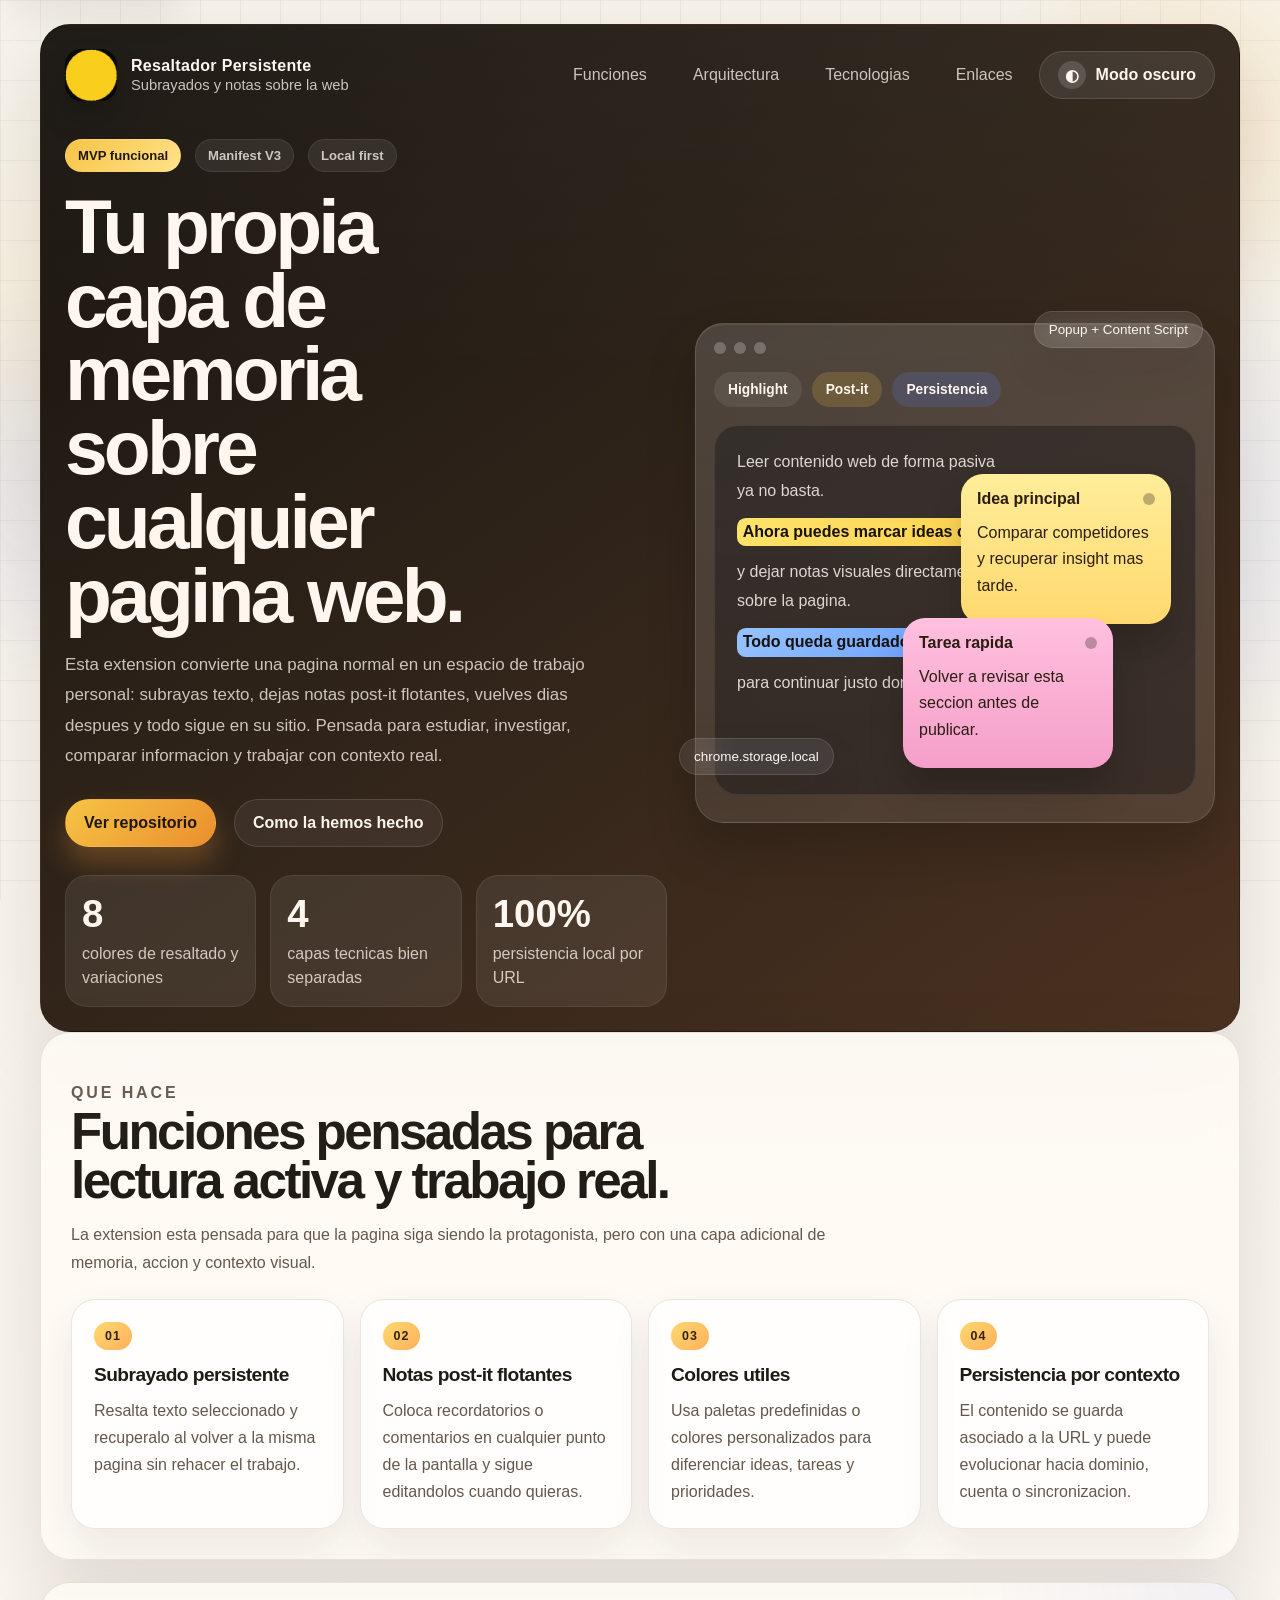
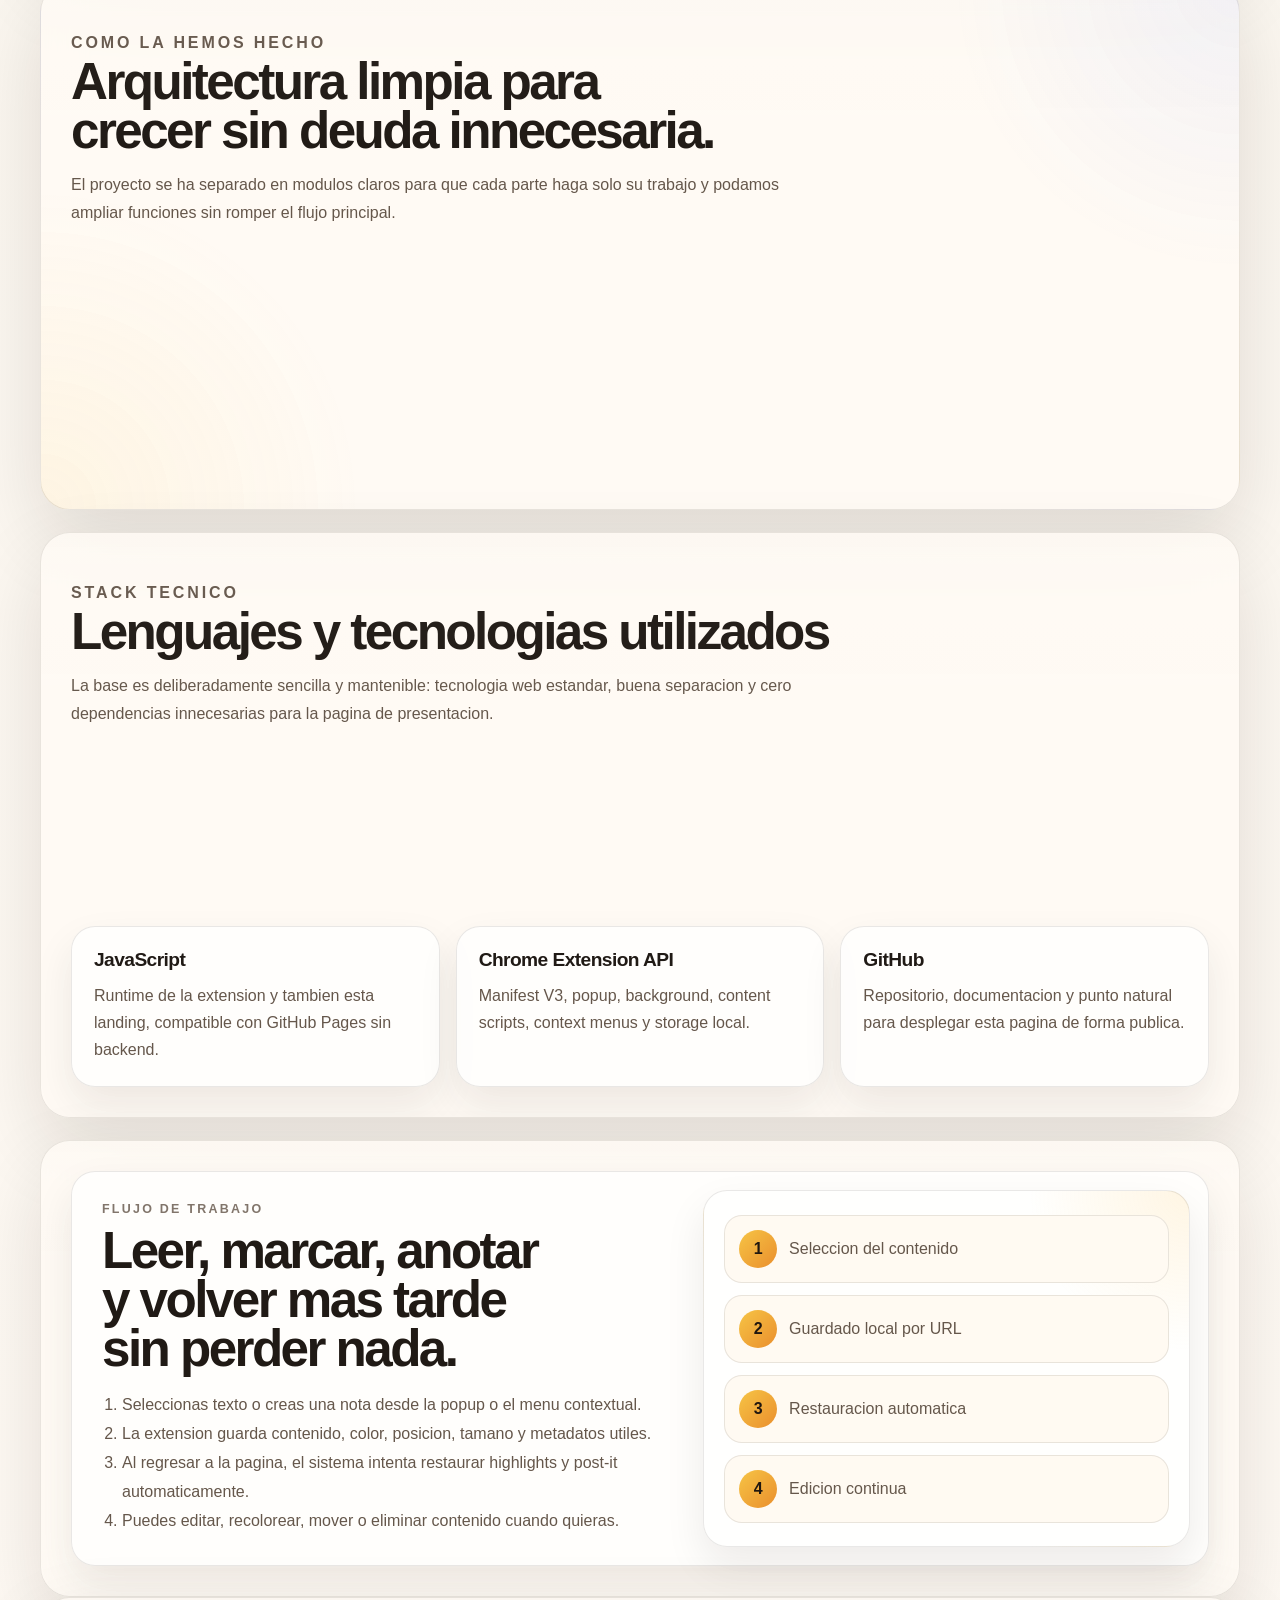
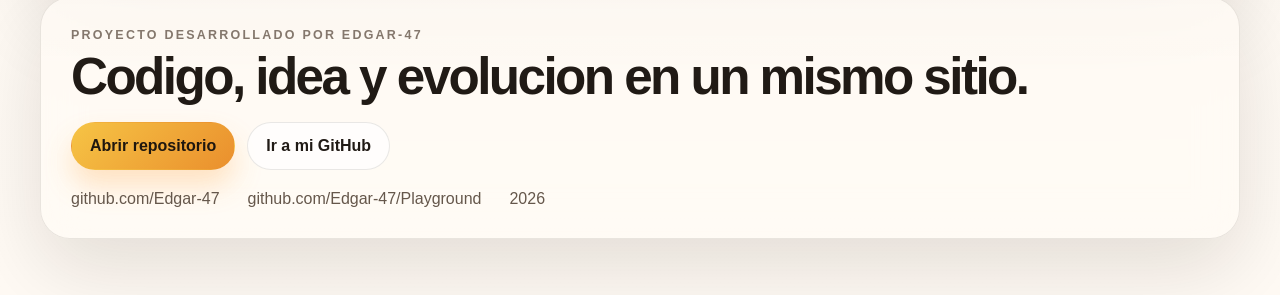
<file: index.html>
<!doctype html>
<html lang="es">
  <head>
    <!-- Metadatos base -->
    <meta charset="utf-8" />
    <meta name="viewport" content="width=device-width, initial-scale=1.0" />

    <!-- Titulo del sitio -->
    <title>Resaltador Persistente | Extension para leer, subrayar y anotar</title>

    <!-- Descripcion para buscadores -->
    <meta
      name="description"
      content="Landing page de una extension de navegador para guardar subrayados persistentes y notas post-it sobre cualquier pagina web."
    />

    <!-- Evita enviar referrer a terceros -->
    <meta name="referrer" content="no-referrer" />

    <!-- Mejora la experiencia movil -->
    <meta name="format-detection" content="telephone=no, date=no, email=no, address=no" />

    <!-- Tema compatible con claro y oscuro -->
    <meta name="color-scheme" content="light dark" />
    <meta name="theme-color" content="#17130f" />

    <!-- Estilos globales -->
    <link rel="stylesheet" href="./site.css" />

    <!-- JS ligero para interaccion -->
    <script src="./script.js" defer></script>
  </head>
  <body>
    <!-- Salto rapido al contenido -->
    <a class="skip-link" href="#contenido">Saltar al contenido</a>

    <!-- Aviso si no hay JS -->
    <noscript>
      <div class="no-js-banner">
        El modo de tema y las animaciones necesitan JavaScript, pero la pagina sigue siendo usable.
      </div>
    </noscript>

    <!-- Fondo decorativo -->
    <div class="bg-orb bg-orb--one" aria-hidden="true"></div>
    <div class="bg-orb bg-orb--two" aria-hidden="true"></div>
    <div class="bg-grid" aria-hidden="true"></div>

    <!-- Barra de progreso -->
    <div class="progress-bar" id="progressBar" aria-hidden="true"></div>

    <!-- Contenedor general -->
    <div class="page-shell">
      <!-- Hero principal -->
      <header class="hero" id="inicio">
        <!-- Navegacion superior -->
        <nav class="topbar" aria-label="Navegacion principal">
          <!-- Marca -->
          <a class="brand" href="#inicio" aria-label="Ir al inicio">
            <img
              src="./icons/icon128.png"
              alt="Logo de la extension"
              class="brand__icon"
              width="52"
              height="52"
              decoding="async"
            />
            <span class="brand__text">
              <strong>Resaltador Persistente</strong>
              <span>Subrayados y notas sobre la web</span>
            </span>
          </a>

          <!-- Enlaces y toggle -->
          <div class="topbar__actions">
            <!-- Menu interno -->
            <div class="topbar__links">
              <a href="#funciones">Funciones</a>
              <a href="#arquitectura">Arquitectura</a>
              <a href="#tecnologias">Tecnologias</a>
              <a href="#enlaces">Enlaces</a>
            </div>

            <!-- Boton de tema -->
            <button
              class="theme-toggle"
              id="themeToggle"
              type="button"
              aria-label="Cambiar tema"
              aria-controls="contenido"
              aria-pressed="false"
            >
              <span class="theme-toggle__icon" aria-hidden="true">&#9680;</span>
              <span class="theme-toggle__label">Modo oscuro</span>
            </button>
          </div>
        </nav>

        <!-- Contenido principal del hero -->
        <section class="hero__content">
          <!-- Texto principal -->
          <div class="hero__copy reveal">
            <!-- Etiquetas rapidas -->
            <div class="hero__eyebrow">
              <span class="badge badge--live">MVP funcional</span>
              <span class="badge">Manifest V3</span>
              <span class="badge">Local first</span>
            </div>

            <!-- Mensaje principal -->
            <h1>Tu propia capa de memoria sobre cualquier pagina web.</h1>

            <!-- Descripcion corta -->
            <p class="hero__lead">
              Esta extension convierte una pagina normal en un espacio de trabajo personal: subrayas texto, dejas
              notas post-it flotantes, vuelves dias despues y todo sigue en su sitio. Pensada para estudiar,
              investigar, comparar informacion y trabajar con contexto real.
            </p>

            <!-- Llamadas a la accion -->
            <div class="hero__actions">
              <a
                class="button button--primary"
                href="https://github.com/Edgar-47/Playground"
                target="_blank"
                rel="noopener noreferrer"
                referrerpolicy="no-referrer"
              >
                Ver repositorio
              </a>
              <a class="button button--secondary" href="#arquitectura">Como la hemos hecho</a>
            </div>

            <!-- Numeros destacados -->
            <ul class="hero__metrics">
              <li class="metric-card reveal" data-delay="80">
                <strong data-counter="8">0</strong>
                <span>colores de resaltado y variaciones</span>
              </li>
              <li class="metric-card reveal" data-delay="140">
                <strong data-counter="4">0</strong>
                <span>capas tecnicas bien separadas</span>
              </li>
              <li class="metric-card reveal" data-delay="200">
                <strong data-counter="100" data-counter-suffix="%">0</strong>
                <span>persistencia local por URL</span>
              </li>
            </ul>
          </div>

          <!-- Mockup visual -->
          <div class="hero__visual reveal" data-tilt>
            <!-- Ventana simulada -->
            <div class="workspace-window">
              <!-- Cabecera de ventana -->
              <div class="workspace-window__chrome" aria-hidden="true">
                <span></span>
                <span></span>
                <span></span>
              </div>

              <!-- Cuerpo del mockup -->
              <div class="workspace-window__content">
                <!-- Pildoras funcionales -->
                <div class="workspace-window__toolbar">
                  <div class="toolbar-pill">Highlight</div>
                  <div class="toolbar-pill toolbar-pill--warm">Post-it</div>
                  <div class="toolbar-pill toolbar-pill--dark">Persistencia</div>
                </div>

                <!-- Preview del producto -->
                <div class="content-preview">
                  <!-- Texto decorativo -->
                  <div class="preview-text">
                    <span>Leer contenido web de forma pasiva ya no basta.</span>
                    <span class="highlight highlight--yellow">Ahora puedes marcar ideas clave</span>
                    <span>y dejar notas visuales directamente sobre la pagina.</span>
                    <span class="highlight highlight--blue">Todo queda guardado</span>
                    <span>para continuar justo donde lo dejaste.</span>
                  </div>

                  <!-- Post-it de ejemplo -->
                  <article class="sticky sticky--yellow">
                    <header class="sticky__header">
                      <span>Idea principal</span>
                      <span class="sticky__dot"></span>
                    </header>
                    <p>Comparar competidores y recuperar insight mas tarde.</p>
                  </article>

                  <!-- Segundo post-it -->
                  <article class="sticky sticky--pink">
                    <header class="sticky__header">
                      <span>Tarea rapida</span>
                      <span class="sticky__dot"></span>
                    </header>
                    <p>Volver a revisar esta seccion antes de publicar.</p>
                  </article>
                </div>
              </div>
            </div>

            <!-- Chips flotantes -->
            <div class="floating-chip floating-chip--one" aria-hidden="true">chrome.storage.local</div>
            <div class="floating-chip floating-chip--two" aria-hidden="true">Popup + Content Script</div>
          </div>
        </section>
      </header>

      <!-- Contenido principal -->
      <main class="main-content" id="contenido" tabindex="-1">
        <!-- Bloque de funciones -->
        <section class="section reveal" id="funciones">
          <!-- Encabezado de seccion -->
          <div class="section-heading">
            <p class="section-tag">Que hace</p>
            <h2>Funciones pensadas para lectura activa y trabajo real.</h2>
            <p>
              La extension esta pensada para que la pagina siga siendo la protagonista, pero con una capa adicional
              de memoria, accion y contexto visual.
            </p>
          </div>

          <!-- Tarjetas de funciones -->
          <div class="feature-grid">
            <article class="feature-card reveal" data-delay="50">
              <span class="feature-card__number">01</span>
              <h3>Subrayado persistente</h3>
              <p>Resalta texto seleccionado y recuperalo al volver a la misma pagina sin rehacer el trabajo.</p>
            </article>

            <article class="feature-card reveal" data-delay="110">
              <span class="feature-card__number">02</span>
              <h3>Notas post-it flotantes</h3>
              <p>Coloca recordatorios o comentarios en cualquier punto de la pantalla y sigue editandolos cuando quieras.</p>
            </article>

            <article class="feature-card reveal" data-delay="170">
              <span class="feature-card__number">03</span>
              <h3>Colores utiles</h3>
              <p>Usa paletas predefinidas o colores personalizados para diferenciar ideas, tareas y prioridades.</p>
            </article>

            <article class="feature-card reveal" data-delay="230">
              <span class="feature-card__number">04</span>
              <h3>Persistencia por contexto</h3>
              <p>El contenido se guarda asociado a la URL y puede evolucionar hacia dominio, cuenta o sincronizacion.</p>
            </article>
          </div>
        </section>

        <!-- Bloque de arquitectura -->
        <section class="section section--contrast reveal" id="arquitectura">
          <!-- Encabezado de seccion -->
          <div class="section-heading">
            <p class="section-tag">Como la hemos hecho</p>
            <h2>Arquitectura limpia para crecer sin deuda innecesaria.</h2>
            <p>
              El proyecto se ha separado en modulos claros para que cada parte haga solo su trabajo y podamos ampliar
              funciones sin romper el flujo principal.
            </p>
          </div>

          <!-- Tarjetas de capas -->
          <div class="architecture-grid">
            <article class="architecture-card reveal" data-delay="40">
              <span class="architecture-card__label">Popup</span>
              <h3>Centro de acciones</h3>
              <p>Desde la popup eliges color, creas notas, ejecutas resaltados y controlas la experiencia principal.</p>
            </article>

            <article class="architecture-card reveal" data-delay="90">
              <span class="architecture-card__label">Content Script</span>
              <h3>Interfaz sobre la pagina</h3>
              <p>Pinta highlights, renderiza post-it, escucha interacciones y mantiene la capa visual sincronizada.</p>
            </article>

            <article class="architecture-card reveal" data-delay="140">
              <span class="architecture-card__label">Background</span>
              <h3>Coordinacion y menus</h3>
              <p>Gestiona menus contextuales, mensajes y acciones globales propias de la extension.</p>
            </article>

            <article class="architecture-card reveal" data-delay="190">
              <span class="architecture-card__label">Storage</span>
              <h3>Persistencia local</h3>
              <p>Guarda highlights, notas, colores, posiciones y preferencias usando la API de almacenamiento.</p>
            </article>
          </div>
        </section>

        <!-- Bloque de tecnologias -->
        <section class="section reveal" id="tecnologias">
          <!-- Encabezado de seccion -->
          <div class="section-heading">
            <p class="section-tag">Stack tecnico</p>
            <h2>Lenguajes y tecnologias utilizados</h2>
            <p>
              La base es deliberadamente sencilla y mantenible: tecnologia web estandar, buena separacion y cero
              dependencias innecesarias para la pagina de presentacion.
            </p>
          </div>

          <!-- Tarjetas de stack -->
          <div class="stack-showcase">
            <article class="stack-panel reveal" data-delay="40">
              <h3>HTML</h3>
              <p>Estructura de popup, landing page y elementos base de la experiencia visual.</p>
            </article>
            <article class="stack-panel reveal" data-delay="80">
              <h3>CSS</h3>
              <p>Sistema visual, estados, responsive, animaciones y estetica moderna para web y extension.</p>
            </article>
            <article class="stack-panel reveal" data-delay="120">
              <h3>TypeScript</h3>
              <p>Codigo fuente tipado para records, mensajes y logica de highlights y notas.</p>
            </article>
            <article class="stack-panel reveal" data-delay="160">
              <h3>JavaScript</h3>
              <p>Runtime de la extension y tambien esta landing, compatible con GitHub Pages sin backend.</p>
            </article>
            <article class="stack-panel reveal" data-delay="200">
              <h3>Chrome Extension API</h3>
              <p>Manifest V3, popup, background, content scripts, context menus y storage local.</p>
            </article>
            <article class="stack-panel reveal" data-delay="240">
              <h3>GitHub</h3>
              <p>Repositorio, documentacion y punto natural para desplegar esta pagina de forma publica.</p>
            </article>
          </div>
        </section>

        <!-- Bloque de flujo -->
        <section class="section reveal">
          <!-- Panel dividido -->
          <div class="split-panel">
            <!-- Texto del flujo -->
            <div class="split-panel__copy">
              <p class="section-tag">Flujo de trabajo</p>
              <h2>Leer, marcar, anotar y volver mas tarde sin perder nada.</h2>
              <ol class="journey-list">
                <li>Seleccionas texto o creas una nota desde la popup o el menu contextual.</li>
                <li>La extension guarda contenido, color, posicion, tamano y metadatos utiles.</li>
                <li>Al regresar a la pagina, el sistema intenta restaurar highlights y post-it automaticamente.</li>
                <li>Puedes editar, recolorear, mover o eliminar contenido cuando quieras.</li>
              </ol>
            </div>

            <!-- Timeline visual -->
            <div class="timeline-card reveal" data-delay="80" data-tilt>
              <div class="timeline-step">
                <span>1</span>
                <p>Seleccion del contenido</p>
              </div>
              <div class="timeline-step">
                <span>2</span>
                <p>Guardado local por URL</p>
              </div>
              <div class="timeline-step">
                <span>3</span>
                <p>Restauracion automatica</p>
              </div>
              <div class="timeline-step">
                <span>4</span>
                <p>Edicion continua</p>
              </div>
            </div>
          </div>
        </section>
      </main>

      <!-- Pie final -->
      <footer class="footer reveal" id="enlaces">
        <!-- Texto del cierre -->
        <div>
          <p class="footer__eyebrow">Proyecto desarrollado por Edgar-47</p>
          <h2>Codigo, idea y evolucion en un mismo sitio.</h2>
        </div>

        <!-- Acciones finales -->
        <div class="footer__actions">
          <a
            class="button button--primary"
            href="https://github.com/Edgar-47/Playground"
            target="_blank"
            rel="noopener noreferrer"
            referrerpolicy="no-referrer"
          >
            Abrir repositorio
          </a>
          <a
            class="button button--secondary"
            href="https://github.com/Edgar-47"
            target="_blank"
            rel="noopener noreferrer"
            referrerpolicy="no-referrer"
          >
            Ir a mi GitHub
          </a>
        </div>

        <!-- Enlaces cortos -->
        <div class="footer__meta">
          <a href="https://github.com/Edgar-47" target="_blank" rel="noopener noreferrer" referrerpolicy="no-referrer">
            github.com/Edgar-47
          </a>
          <a
            href="https://github.com/Edgar-47/Playground"
            target="_blank"
            rel="noopener noreferrer"
            referrerpolicy="no-referrer"
          >
            github.com/Edgar-47/Playground
          </a>
          <span id="yearLabel">2026</span>
        </div>
      </footer>
    </div>
  </body>
</html>
</file>
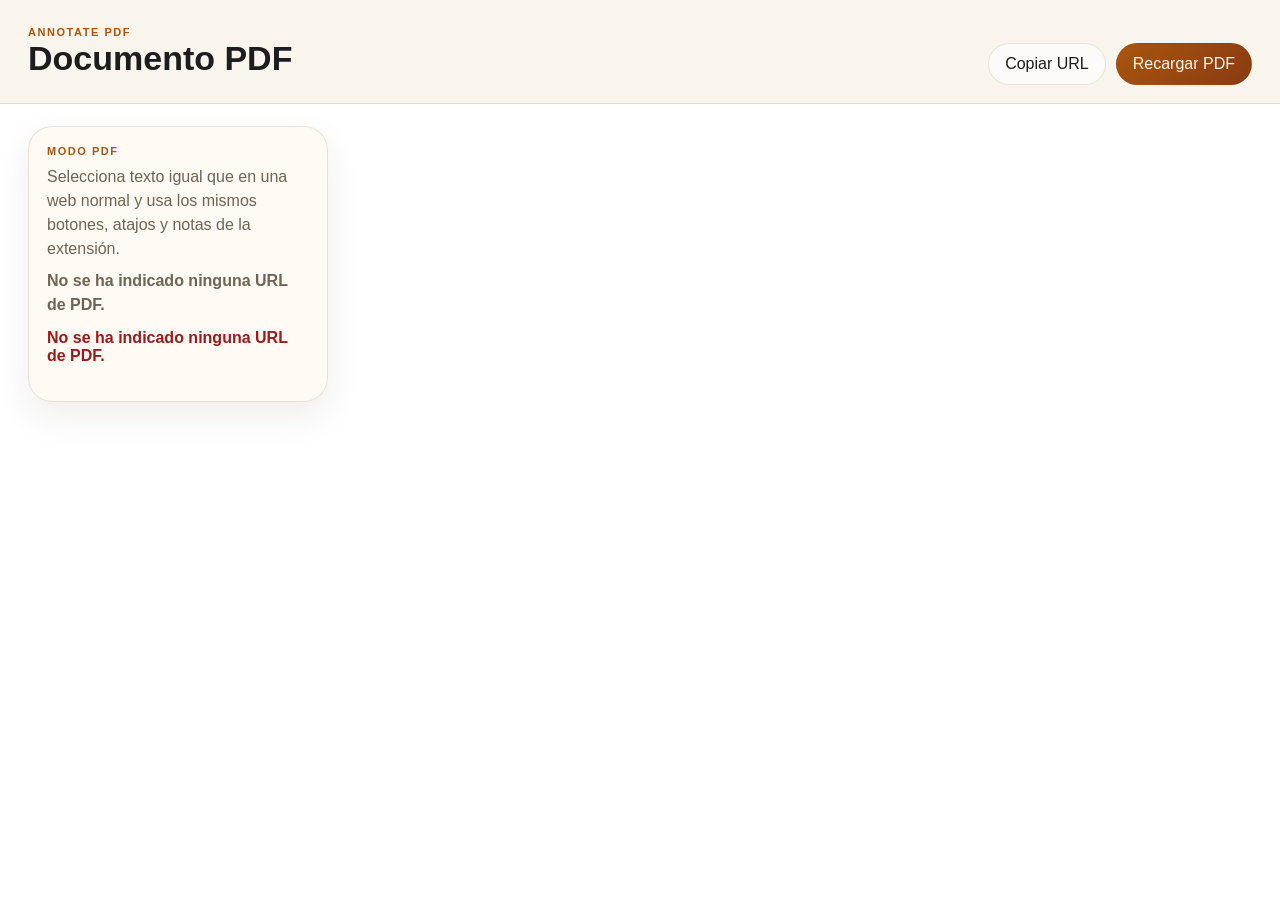
<file: src/pdf-viewer.html>
<!doctype html>
<html lang="es">
<head>
  <meta charset="utf-8" />
  <meta name="viewport" content="width=device-width, initial-scale=1.0" />
  <title>Annotate PDF</title>
  <link rel="stylesheet" href="./styles.css" />
  <link rel="stylesheet" href="./sidebar.css" />
  <link rel="stylesheet" href="./pdf-viewer.css" />
</head>
<body class="annotate-pdf-app">
  <header class="pdf-shell__header">
    <div class="pdf-shell__brand">
      <span class="pdf-shell__eyebrow">Annotate PDF</span>
      <h1 id="pdf-title" class="pdf-shell__title">Cargando documento...</h1>
      <p id="pdf-url" class="pdf-shell__url"></p>
    </div>

    <div class="pdf-shell__actions">
      <button id="pdf-copy-url" class="pdf-shell__btn" type="button">Copiar URL</button>
      <button id="pdf-reload" class="pdf-shell__btn pdf-shell__btn--primary" type="button">Recargar PDF</button>
    </div>
  </header>

  <main class="pdf-shell__main">
    <aside class="pdf-shell__panel">
      <p class="pdf-shell__panel-label">Modo PDF</p>
      <p class="pdf-shell__panel-copy">Selecciona texto igual que en una web normal y usa los mismos botones, atajos y notas de la extensión.</p>
      <p id="pdf-status" class="pdf-shell__status">Preparando visor...</p>
      <p id="pdf-meta" class="pdf-shell__meta"></p>
      <p id="pdf-error" class="pdf-shell__error" hidden></p>
    </aside>

    <section id="pdf-pages" class="pdf-shell__pages" aria-live="polite"></section>
  </main>

  <script src="./pdf-bootstrap.js"></script>
  <script src="./types.js"></script>
  <script src="./storage.js"></script>
  <script src="./highlighter.js"></script>
  <script src="./notes.js"></script>
  <script src="./focus.js"></script>
  <script src="./content.js"></script>
  <script src="./sidebar.js"></script>
  <script src="./vendor/pdf.min.js"></script>
  <script src="./pdf-viewer.js"></script>
</body>
</html>
</file>
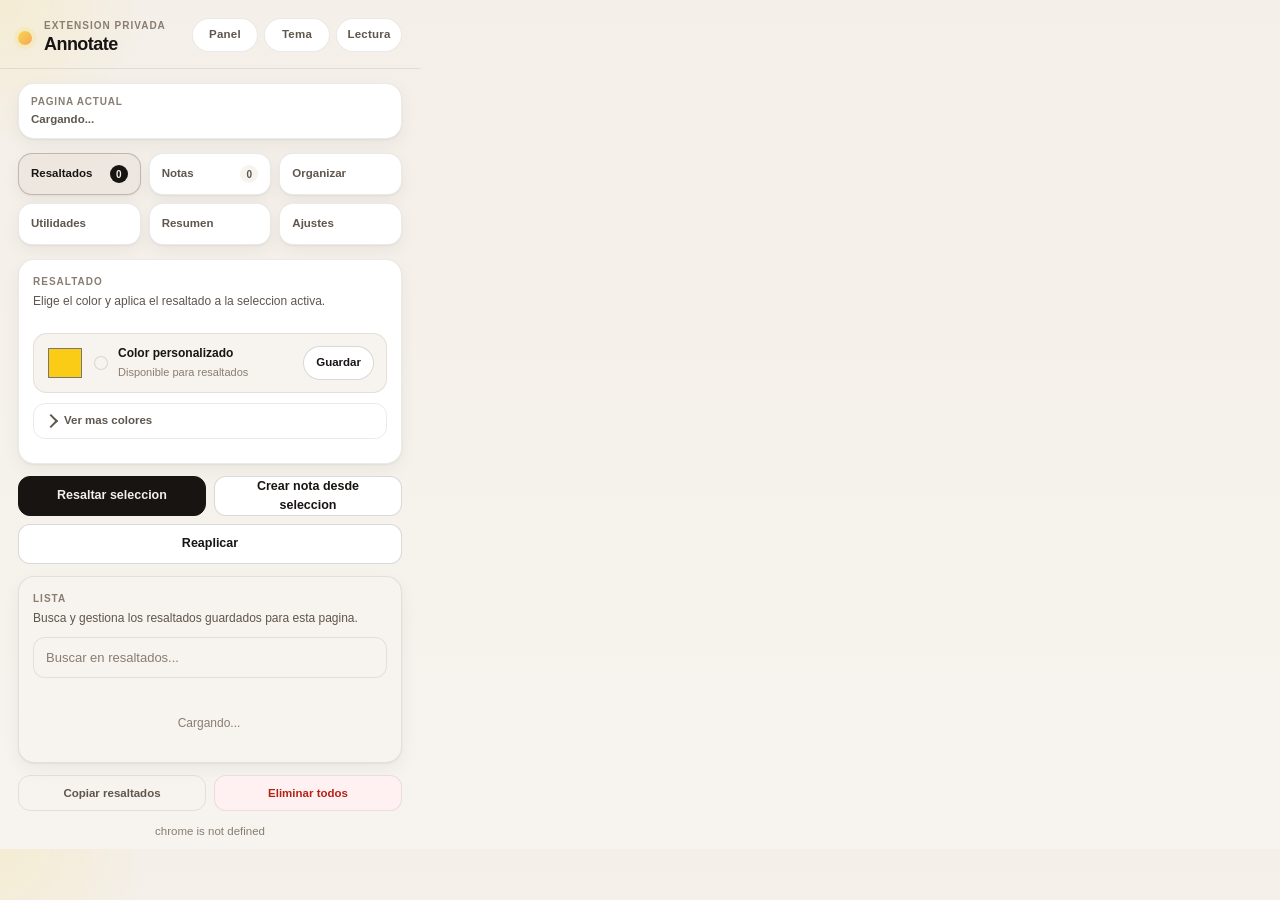
<file: src/popup.html>
<!doctype html>
<html lang="es" data-theme="light">
<head>
  <meta charset="utf-8" />
  <meta name="viewport" content="width=device-width, initial-scale=1.0" />
  <title>Annotate</title>
  <link rel="stylesheet" href="./styles.css" />
  <link rel="stylesheet" href="./popup.css" />
</head>
<body class="popup-shell">
  <header class="app-header">
    <div class="app-header__brand">
      <span class="app-header__mark" aria-hidden="true"></span>
      <div class="app-header__brand-copy">
        <p class="app-header__eyebrow">Extension privada</p>
        <h1 class="app-header__name">Annotate</h1>
      </div>
    </div>

    <div class="app-header__controls">
      <button id="btn-sidebar" class="toolbar-btn" type="button" title="Abrir panel lateral">
        Panel
      </button>
      <button id="btn-dark-mode" class="toolbar-btn" type="button" title="Cambiar tema" aria-pressed="false">
        Tema
      </button>
      <button id="btn-reading-mode" class="toolbar-btn" type="button" title="Alternar visibilidad de notas" aria-pressed="false">
        Lectura
      </button>
    </div>
  </header>

  <div class="page-strip">
    <span class="page-strip__label">Pagina actual</span>
    <span id="page-url" class="page-strip__url">Cargando...</span>
  </div>

  <nav class="tab-nav" aria-label="Secciones del popup">
    <button class="tab-btn is-active" data-tab="highlights" type="button">
      <span class="tab-btn__label">Resaltados</span>
      <span id="hl-count-badge" class="tab-badge">0</span>
    </button>
    <button class="tab-btn" data-tab="notes" type="button">
      <span class="tab-btn__label">Notas</span>
      <span id="note-count-badge" class="tab-badge tab-badge--soft">0</span>
    </button>
    <button class="tab-btn" data-tab="organize" type="button">
      <span class="tab-btn__label">Organizar</span>
    </button>
    <button class="tab-btn" data-tab="study" type="button">
      <span class="tab-btn__label">Utilidades</span>
    </button>
    <button class="tab-btn" data-tab="dashboard" type="button">
      <span class="tab-btn__label">Resumen</span>
    </button>
    <button class="tab-btn" data-tab="settings" type="button">
      <span class="tab-btn__label">Ajustes</span>
    </button>
  </nav>

  <main class="tab-content">
    <section id="tab-highlights" class="tab-pane is-active">
      <div class="section-card">
        <div class="section-card__header">
          <div>
            <p class="section-label">Resaltado</p>
            <p class="section-help">Elige el color y aplica el resaltado a la seleccion activa.</p>
          </div>
        </div>

        <div id="color-grid" class="color-grid"></div>

        <div class="custom-color-row">
          <input id="custom-color-input" type="color" value="#facc15" class="color-wheel" />
          <div class="custom-color-preview-wrap">
            <span id="custom-color-preview" class="custom-preview-swatch"></span>
            <div class="custom-color-copy">
              <span class="custom-label">Color personalizado</span>
              <span class="custom-caption">Disponible para resaltados</span>
            </div>
          </div>
          <button id="btn-use-custom" class="pill-btn" type="button">Guardar</button>
        </div>

        <button id="btn-more-colors" class="more-colors-toggle" type="button" aria-expanded="false">
          <span class="more-colors-toggle__icon" aria-hidden="true"></span>
          Ver mas colores
        </button>
        <div id="more-colors-panel" class="more-colors-panel" hidden></div>
      </div>

      <div class="action-row action-row--stack-mobile">
        <button id="btn-highlight" class="primary-btn" type="button">Resaltar seleccion</button>
        <button id="btn-note-from-sel" class="secondary-btn" type="button">Crear nota desde seleccion</button>
        <button id="btn-restore" class="secondary-btn secondary-btn--compact" type="button">Reaplicar</button>
      </div>

      <div class="section-card section-card--soft">
        <div class="section-card__header">
          <div>
            <p class="section-label">Lista</p>
            <p class="section-help">Busca y gestiona los resaltados guardados para esta pagina.</p>
          </div>
        </div>

        <div class="search-wrap">
          <input id="hl-search" type="search" placeholder="Buscar en resaltados..." class="search-input" />
        </div>
        <div id="hl-filters" class="filter-chips"></div>
        <div id="highlight-list" class="item-list">
          <p class="empty-state">Cargando...</p>
        </div>
      </div>

      <div class="danger-row">
        <button id="btn-copy-highlights" class="ghost-btn" type="button">Copiar resaltados</button>
        <button id="btn-clear-page" class="ghost-btn ghost-btn--danger" type="button">Eliminar todos</button>
      </div>

      <p id="hl-status" class="status-line">Listo.</p>
    </section>

    <section id="tab-notes" class="tab-pane">
      <div class="section-card">
        <div class="section-card__header">
          <div>
            <p class="section-label">Notas</p>
            <p class="section-help">Crea notas flotantes y selecciona el color base antes de insertarlas.</p>
          </div>
        </div>

        <div id="note-color-grid" class="note-swatch-row"></div>
      </div>

      <div class="action-row">
        <button id="btn-create-note" class="primary-btn" type="button">Nueva nota</button>
        <button id="btn-copy-notes" class="secondary-btn" type="button">Copiar notas</button>
      </div>

      <div class="section-card section-card--soft">
        <div class="section-card__header">
          <div>
            <p class="section-label">Notas guardadas</p>
            <p class="section-help">Visualiza las notas de esta pagina y elimina las que ya no necesites.</p>
          </div>
        </div>

        <div id="note-list" class="item-list">
          <p class="empty-state">Cargando...</p>
        </div>
      </div>

      <p id="note-status" class="status-line">Listo.</p>
    </section>

    <section id="tab-organize" class="tab-pane">
      <div class="section-card">
        <div class="section-card__header">
          <div>
            <p class="section-label">Etiquetas</p>
            <p class="section-help">Crea etiquetas para clasificar los resaltados de forma mas ordenada.</p>
          </div>
        </div>

        <div class="tag-input-row">
          <input id="tag-input" type="text" placeholder="Nueva etiqueta..." class="search-input" maxlength="32" />
          <button id="btn-add-tag" class="pill-btn" type="button">Anadir</button>
        </div>
        <div id="tag-cloud" class="tag-cloud"></div>
      </div>

      <div class="section-card section-card--soft">
        <div class="section-card__header">
          <div>
            <p class="section-label">Resaltados por etiqueta</p>
            <p class="section-help">Filtra y revisa contenido agrupado por etiquetas.</p>
          </div>
        </div>

        <div class="search-wrap">
          <input id="org-search" type="search" placeholder="Buscar..." class="search-input" />
        </div>
        <div id="org-filter-chips" class="filter-chips"></div>
        <div id="org-hl-list" class="item-list">
          <p class="empty-state">Cargando...</p>
        </div>
      </div>

      <p id="org-status" class="status-line"></p>
    </section>

    <section id="tab-study" class="tab-pane">
      <div class="section-card">
        <div class="section-card__header">
          <div>
            <p class="section-label">Exportacion</p>
            <p class="section-help">Exporta los datos de la pagina actual en distintos formatos.</p>
          </div>
        </div>

        <div class="export-grid">
          <button id="btn-export-md" class="export-card" type="button">
            <span class="export-card__icon">MD</span>
            <span class="export-card__label">Markdown</span>
          </button>
          <button id="btn-export-txt" class="export-card" type="button">
            <span class="export-card__icon">TXT</span>
            <span class="export-card__label">Texto</span>
          </button>
          <button id="btn-export-json-page" class="export-card" type="button">
            <span class="export-card__icon">JSON</span>
            <span class="export-card__label">Datos</span>
          </button>
          <button id="btn-export-all-md" class="export-card" type="button">
            <span class="export-card__icon">ALL</span>
            <span class="export-card__label">Todo</span>
          </button>
        </div>
        <p id="export-status" class="status-line"></p>
      </div>

      <div class="section-card section-card--soft">
        <div class="section-card__header">
          <div>
            <p class="section-label">Temporizador flotante</p>
            <p class="section-help">Pon un panel de enfoque sobre la pagina y alterna entre cronometro, cuenta atras y ciclos de descanso.</p>
          </div>
        </div>

        <div class="focus-config">
          <div class="focus-config__grid">
            <div class="fc-config-row">
              <label class="fc-field-label" for="focus-mode">Modo</label>
              <select id="focus-mode" class="fc-select">
                <option value="stopwatch">Cronometro</option>
                <option value="countdown">Cuenta atras</option>
                <option value="breakCycle">Ciclos de descanso</option>
              </select>
            </div>
            <div class="fc-config-row">
              <label class="fc-field-label" for="focus-layout">Formato</label>
              <select id="focus-layout" class="fc-select">
                <option value="stacked">Aura</option>
                <option value="split">Segmentado</option>
                <option value="minimal">Minimal</option>
              </select>
            </div>
          </div>

          <div id="focus-countdown-fields" class="focus-config__grid" hidden>
            <div class="fc-config-row">
              <label class="fc-field-label" for="focus-countdown-minutes">Minutos</label>
              <input id="focus-countdown-minutes" class="search-input" type="number" min="1" max="600" value="25" />
            </div>
          </div>

          <div id="focus-break-fields" class="focus-config__grid" hidden>
            <div class="fc-config-row">
              <label class="fc-field-label" for="focus-break-focus">Trabajo</label>
              <input id="focus-break-focus" class="search-input" type="number" min="1" max="600" value="52" />
            </div>
            <div class="fc-config-row">
              <label class="fc-field-label" for="focus-break-rest">Descanso</label>
              <input id="focus-break-rest" class="search-input" type="number" min="1" max="180" value="17" />
            </div>
            <div class="fc-config-row">
              <label class="fc-field-label" for="focus-break-long">Descanso largo</label>
              <input id="focus-break-long" class="search-input" type="number" min="1" max="240" value="30" />
            </div>
            <div class="fc-config-row">
              <label class="fc-field-label" for="focus-break-rounds">Rondas</label>
              <input id="focus-break-rounds" class="search-input" type="number" min="1" max="12" value="4" />
            </div>
          </div>

          <div class="action-row action-row--stack-mobile">
            <button id="btn-focus-toggle" class="secondary-btn" type="button">Mostrar en pantalla</button>
            <button id="btn-focus-run" class="primary-btn" type="button">Empezar</button>
            <button id="btn-focus-reset" class="ghost-btn" type="button">Reset</button>
          </div>
          <button id="btn-focus-center" class="ghost-btn ghost-btn--full" type="button">Centrar panel</button>
          <p id="focus-status" class="status-line"></p>
        </div>
      </div>
    </section>

    <section id="tab-dashboard" class="tab-pane">
      <div class="section-card">
        <div class="section-card__header">
          <div>
            <p class="section-label">Resumen</p>
            <p class="section-help">Vista general de los datos guardados en la pagina activa.</p>
          </div>
        </div>
        <div id="page-summary" class="summary-grid"></div>
      </div>

      <div class="section-card section-card--soft">
        <div class="section-card__header">
          <div>
            <p class="section-label">Datos guardados</p>
            <p class="section-help">Busca y exporta todo el contenido asociado a la pagina.</p>
          </div>
          <div class="dashboard-actions">
            <button id="btn-export" class="ghost-btn" type="button">Exportar</button>
            <label id="btn-import-label" class="ghost-btn ghost-btn--label">
              Importar
              <input id="btn-import" type="file" accept=".json" hidden />
            </label>
          </div>
        </div>

        <div class="search-wrap">
          <input id="dash-search" type="search" placeholder="Buscar en todo..." class="search-input" />
        </div>
        <div id="dashboard-list" class="item-list"></div>
      </div>

      <p id="dash-status" class="status-line"></p>
    </section>

    <section id="tab-settings" class="tab-pane">
      <div class="section-card">
        <div class="section-card__header">
          <div>
            <p class="section-label">Atajos</p>
            <p class="section-help">Combinaciones utiles para trabajar mas rapido sobre la pagina.</p>
          </div>
        </div>

        <ul class="shortcut-list">
          <li><kbd>Alt+H</kbd> Resaltar seleccion</li>
          <li><kbd>Alt+N</kbd> Crear nota</li>
          <li><kbd>Alt+Q</kbd> Nota desde seleccion</li>
          <li><kbd>Alt+Click</kbd> Eliminar resaltado</li>
        </ul>
      </div>

      <div class="section-card section-card--soft">
        <div class="section-card__header">
          <div>
            <p class="section-label">Colores</p>
            <p class="section-help">Referencia de la paleta usada para resaltar contenido.</p>
          </div>
        </div>

        <ul class="category-legend" id="category-legend"></ul>
      </div>

      <div class="section-card">
        <div class="section-card__header">
          <div>
            <p class="section-label">Backups</p>
            <p class="section-help">Exporta o importa una copia completa de tus datos.</p>
          </div>
        </div>

        <div class="action-row action-row--col">
          <button id="btn-export-settings" class="secondary-btn" type="button">Exportar copia</button>
          <label class="secondary-btn secondary-btn--label">
            Importar copia
            <input id="btn-import-settings" type="file" accept=".json" hidden />
          </label>
        </div>
      </div>
    </section>
  </main>

  <div id="confirm-modal" class="modal-backdrop" hidden>
    <div class="modal-card">
      <p id="confirm-message" class="modal-message"></p>
      <div class="modal-actions">
        <button id="confirm-cancel" class="secondary-btn" type="button">Cancelar</button>
        <button id="confirm-ok" class="primary-btn primary-btn--danger" type="button">Eliminar</button>
      </div>
    </div>
  </div>

  <div id="comment-modal" class="modal-backdrop" hidden>
    <div class="modal-card">
      <p class="modal-message">Comentario del resaltado</p>
      <textarea id="comment-textarea" class="comment-textarea" placeholder="Anade una nota sobre este resaltado..." rows="4"></textarea>
      <div class="modal-actions">
        <button id="comment-cancel" class="secondary-btn" type="button">Cancelar</button>
        <button id="comment-save" class="primary-btn" type="button">Guardar</button>
      </div>
    </div>
  </div>

  <div id="tag-modal" class="modal-backdrop" hidden>
    <div class="modal-card">
      <p class="modal-message">Editar etiquetas del resaltado</p>
      <p id="tag-modal-text" class="modal-support"></p>
      <div class="tag-input-row">
        <input id="tag-modal-input" type="text" placeholder="Nueva etiqueta..." class="search-input" maxlength="32" />
        <button id="tag-modal-add" class="pill-btn" type="button">Anadir</button>
      </div>
      <div id="tag-modal-chips" class="tag-cloud"></div>
      <div class="modal-actions">
        <button id="tag-modal-close" class="secondary-btn" type="button">Cerrar</button>
      </div>
    </div>
  </div>

  <script src="./types.js"></script>
  <script src="./storage.js"></script>
  <script src="./popup.js"></script>
</body>
</html>
</file>
<file: site.css>
/* Tema claro */
:root {
  color-scheme: light;
  --bg: #f7f3eb;
  --bg-end: #fffaf4;
  --bg-elevated: rgba(255, 255, 255, 0.72);
  --bg-panel: rgba(255, 251, 245, 0.84);
  --bg-strong: #fffaf2;
  --card-bg: rgba(255, 255, 255, 0.72);
  --timeline-bg: rgba(255, 255, 255, 0.78);
  --footer-secondary-bg: rgba(255, 255, 255, 0.74);
  --hero: linear-gradient(145deg, #17130f 0%, #2e2319 46%, #4b3120 100%);
  --section-contrast:
    radial-gradient(circle at top right, rgba(95, 133, 255, 0.08), transparent 18rem),
    radial-gradient(circle at left bottom, rgba(246, 196, 69, 0.1), transparent 20rem),
    rgba(255, 251, 245, 0.84);
  --text: #201a15;
  --muted: #65574b;
  --tag: rgba(101, 87, 75, 0.82);
  --line: rgba(42, 32, 24, 0.1);
  --shadow: 0 30px 80px rgba(24, 16, 11, 0.12);
  --shadow-soft: 0 18px 40px rgba(24, 16, 11, 0.08);
  --accent: #f6c445;
  --accent-strong: #ea8f2d;
  --accent-cool: #5f85ff;
  --hero-text: #fff7ef;
  --hero-muted: rgba(255, 247, 239, 0.76);
  --grid: rgba(30, 20, 14, 0.06);
  --progress: linear-gradient(90deg, #ffbf3f, #ff7a59, #7c84ff);
  --focus-ring: 0 0 0 3px rgba(95, 133, 255, 0.24);
}

/* Tema oscuro */
[data-theme="dark"] {
  color-scheme: dark;
  --bg: #0f1116;
  --bg-end: #141824;
  --bg-elevated: rgba(25, 28, 36, 0.72);
  --bg-panel: rgba(18, 21, 29, 0.84);
  --bg-strong: #151923;
  --card-bg: rgba(26, 30, 40, 0.82);
  --timeline-bg: rgba(24, 28, 39, 0.88);
  --footer-secondary-bg: rgba(29, 34, 45, 0.82);
  --hero: linear-gradient(145deg, #161922 0%, #1b2231 52%, #2a1f2f 100%);
  --section-contrast:
    radial-gradient(circle at top right, rgba(95, 133, 255, 0.12), transparent 18rem),
    radial-gradient(circle at left bottom, rgba(246, 196, 69, 0.1), transparent 20rem),
    rgba(18, 21, 29, 0.84);
  --text: #eef2ff;
  --muted: #aeb6cf;
  --tag: rgba(174, 182, 207, 0.84);
  --line: rgba(182, 193, 255, 0.14);
  --shadow: 0 34px 100px rgba(0, 0, 0, 0.34);
  --shadow-soft: 0 18px 44px rgba(0, 0, 0, 0.22);
  --accent: #ffd058;
  --accent-strong: #ff8d5c;
  --accent-cool: #8aa3ff;
  --hero-text: #f8faff;
  --hero-muted: rgba(248, 250, 255, 0.78);
  --grid: rgba(136, 151, 224, 0.12);
  --progress: linear-gradient(90deg, #ffd25c, #ff8d6b, #86a3ff);
  --focus-ring: 0 0 0 3px rgba(138, 163, 255, 0.26);
}

/* Reset simple */
* {
  box-sizing: border-box;
}

/* Scroll suave */
html {
  scroll-behavior: smooth;
}

/* Base global */
body {
  margin: 0;
  min-height: 100vh;
  overflow-x: hidden;
  color: var(--text);
  font-family: "Segoe UI Variable", "Trebuchet MS", sans-serif;
  text-rendering: optimizeLegibility;
  background:
    radial-gradient(circle at 10% 10%, rgba(246, 196, 69, 0.12), transparent 18rem),
    radial-gradient(circle at 90% 15%, rgba(95, 133, 255, 0.12), transparent 16rem),
    linear-gradient(180deg, var(--bg) 0%, var(--bg-end) 100%);
  transition: background 220ms ease, color 220ms ease;
}

/* Enlaces neutros */
a {
  color: inherit;
}

/* Imagenes seguras */
img {
  display: block;
  max-width: 100%;
}

/* Mejor toque en movil */
button,
a {
  -webkit-tap-highlight-color: transparent;
}

/* Foco visible */
a:focus-visible,
button:focus-visible {
  outline: none;
  box-shadow: var(--focus-ring);
}

/* Seleccion legible */
::selection {
  color: #16110d;
  background: rgba(246, 196, 69, 0.7);
}

/* Salto rapido */
.skip-link {
  position: fixed;
  top: 12px;
  left: 12px;
  z-index: 80;
  padding: 12px 16px;
  border-radius: 14px;
  background: var(--bg-strong);
  color: var(--text);
  border: 1px solid var(--line);
  box-shadow: var(--shadow-soft);
  text-decoration: none;
  transform: translateY(-140%);
  transition: transform 180ms ease;
}

/* Salto visible con teclado */
.skip-link:focus-visible {
  transform: translateY(0);
}

/* Aviso sin JS */
.no-js-banner {
  position: relative;
  z-index: 60;
  margin: 16px auto 0;
  width: min(1200px, calc(100% - 32px));
  padding: 14px 16px;
  border: 1px solid var(--line);
  border-radius: 18px;
  background: var(--bg-strong);
  box-shadow: var(--shadow-soft);
  line-height: 1.6;
}

/* Barra de lectura */
.progress-bar {
  position: fixed;
  inset: 0 auto auto 0;
  z-index: 70;
  width: 0;
  height: 4px;
  background: var(--progress);
  box-shadow: 0 10px 20px rgba(255, 145, 72, 0.2);
}

/* Fondos fijos */
.bg-orb,
.bg-grid {
  position: fixed;
  pointer-events: none;
}

/* Orbes decorativos */
.bg-orb {
  z-index: -3;
  width: 28rem;
  height: 28rem;
  border-radius: 999px;
  filter: blur(14px);
  opacity: 0.45;
}

/* Orbe superior */
.bg-orb--one {
  top: -6rem;
  right: -8rem;
  background: radial-gradient(circle, rgba(255, 189, 72, 0.42), transparent 65%);
  animation: drift 16s ease-in-out infinite;
}

/* Orbe inferior */
.bg-orb--two {
  left: -10rem;
  bottom: 12rem;
  background: radial-gradient(circle, rgba(116, 143, 255, 0.28), transparent 65%);
  animation: drift 18s ease-in-out infinite reverse;
}

/* Reticula de fondo */
.bg-grid {
  z-index: -4;
  inset: 0;
  background-image:
    linear-gradient(var(--grid) 1px, transparent 1px),
    linear-gradient(90deg, var(--grid) 1px, transparent 1px);
  background-size: 40px 40px;
  opacity: 0.75;
}

/* Ancho general */
.page-shell {
  width: min(1200px, calc(100% - 32px));
  margin: 0 auto;
  padding: 24px 0 56px;
  isolation: isolate;
}

/* Separacion del main */
.main-content {
  display: grid;
  gap: 22px;
}

/* Tarjetas grandes */
.hero,
.section,
.footer {
  position: relative;
  overflow: hidden;
  border: 1px solid var(--line);
  border-radius: 30px;
  box-shadow: var(--shadow);
  backdrop-filter: blur(20px);
}

/* Fallback si no hay blur */
@supports not (backdrop-filter: blur(20px)) {
  .hero,
  .section,
  .footer,
  .floating-chip {
    backdrop-filter: none;
  }
}

/* Hero */
.hero {
  padding: 24px;
  background: var(--hero);
  color: var(--hero-text);
}

/* Brillo sutil */
.hero::before,
.section::before,
.footer::before {
  content: "";
  position: absolute;
  inset: 0;
  background: linear-gradient(180deg, rgba(255, 255, 255, 0.04), transparent 35%);
  pointer-events: none;
}

/* Barra superior */
.topbar {
  display: flex;
  align-items: center;
  justify-content: space-between;
  gap: 20px;
}

/* Marca */
.brand {
  display: inline-flex;
  align-items: center;
  gap: 14px;
  text-decoration: none;
}

/* Logo */
.brand__icon {
  width: 52px;
  height: 52px;
  border-radius: 16px;
  box-shadow: 0 16px 28px rgba(0, 0, 0, 0.22);
}

/* Texto de la marca */
.brand__text {
  display: grid;
  gap: 2px;
}

/* Nombre */
.brand__text strong {
  font-size: 1rem;
  letter-spacing: 0.02em;
}

/* Subtitulo */
.brand__text span {
  color: var(--hero-muted);
  font-size: 0.92rem;
}

/* Grupos flex */
.topbar__actions,
.topbar__links,
.hero__eyebrow,
.hero__actions,
.footer__actions,
.footer__meta {
  display: flex;
  align-items: center;
  gap: 12px;
  flex-wrap: wrap;
}

/* Mas aire entre items del menu */
.topbar__links {
  gap: 18px;
}

/* Mas aire entre badges */
.hero__eyebrow {
  gap: 14px;
}

/* Mas aire entre enlaces finales */
.footer__meta {
  gap: 16px 20px;
}

/* Enlaces de la cabecera */
.topbar__links a {
  padding: 10px 14px;
  border-radius: 999px;
  color: var(--hero-muted);
  text-decoration: none;
  transition: background 160ms ease, color 160ms ease, transform 160ms ease;
}

/* Estado hover del menu */
.topbar__links a:hover,
.topbar__links a:focus-visible {
  background: rgba(255, 255, 255, 0.08);
  color: var(--hero-text);
  transform: translateY(-1px);
}

/* Base de botones */
.theme-toggle,
.button {
  display: inline-flex;
  align-items: center;
  justify-content: center;
  gap: 10px;
  min-height: 48px;
  padding: 0 18px;
  border-radius: 999px;
  border: 1px solid transparent;
  cursor: pointer;
  text-decoration: none;
  font: inherit;
  font-weight: 700;
  transition:
    transform 180ms ease,
    background 180ms ease,
    border-color 180ms ease,
    color 180ms ease,
    box-shadow 180ms ease;
}

/* Hover comun */
.theme-toggle:hover,
.button:hover {
  transform: translateY(-1px);
}

/* Boton de tema */
.theme-toggle {
  background: rgba(255, 255, 255, 0.08);
  border-color: rgba(255, 255, 255, 0.12);
  color: var(--hero-text);
}

/* Icono del tema */
.theme-toggle__icon {
  display: inline-grid;
  place-items: center;
  width: 28px;
  height: 28px;
  border-radius: 999px;
  background: rgba(255, 255, 255, 0.14);
}

/* Boton principal */
.button--primary {
  color: #1f170f;
  background: linear-gradient(135deg, var(--accent), var(--accent-strong));
  box-shadow: 0 16px 28px rgba(255, 161, 62, 0.28);
}

/* Boton secundario */
.button--secondary {
  color: var(--hero-text);
  border-color: rgba(255, 255, 255, 0.12);
  background: rgba(255, 255, 255, 0.06);
}

/* Variante del footer */
.footer .button--secondary {
  color: var(--text);
  background: var(--footer-secondary-bg);
  border-color: var(--line);
}

/* Rejilla del hero */
.hero__content {
  display: grid;
  grid-template-columns: minmax(0, 1.1fr) minmax(320px, 0.95fr);
  gap: 28px;
  align-items: center;
  margin-top: 38px;
}

/* Etiquetas */
.badge {
  padding: 8px 12px;
  border-radius: 999px;
  background: rgba(255, 255, 255, 0.08);
  border: 1px solid rgba(255, 255, 255, 0.08);
  color: var(--hero-muted);
  font-size: 0.82rem;
  font-weight: 700;
}

/* Etiqueta destacada */
.badge--live {
  color: #201810;
  background: linear-gradient(135deg, var(--accent), #ffe28a);
}

/* Titulos grandes */
.hero h1,
.section h2,
.footer h2 {
  margin: 0;
  letter-spacing: -0.05em;
  line-height: 0.96;
  text-wrap: balance;
}

/* Titulo principal */
.hero h1 {
  max-width: 11ch;
  margin-top: 18px;
  font-size: clamp(3rem, 6vw, 5.5rem);
}

/* Textos secundarios */
.hero__lead,
.section-heading p,
.feature-card p,
.architecture-card p,
.stack-panel p,
.timeline-step p,
.journey-list,
.footer__eyebrow,
.footer__meta,
.footer__meta a {
  color: var(--muted);
}

/* Copy del hero */
.hero__lead {
  max-width: 60ch;
  margin: 18px 0 0;
  color: var(--hero-muted);
  font-size: 1.06rem;
  line-height: 1.78;
}

/* Acciones del hero */
.hero__actions {
  margin-top: 28px;
  gap: 16px 18px;
}

/* Bloque de metricas */
.hero__metrics {
  display: grid;
  grid-template-columns: repeat(3, minmax(0, 1fr));
  gap: 14px;
  margin: 28px 0 0;
  padding: 0;
  list-style: none;
}

/* Tarjeta metrica */
.metric-card {
  padding: 16px;
  border-radius: 22px;
  background: rgba(255, 255, 255, 0.08);
  border: 1px solid rgba(255, 255, 255, 0.08);
}

/* Numero grande */
.metric-card strong {
  display: block;
  font-size: clamp(1.8rem, 3vw, 2.4rem);
}

/* Texto de metrica */
.metric-card span {
  display: block;
  margin-top: 6px;
  color: var(--hero-muted);
  line-height: 1.5;
}

/* Zona visual */
.hero__visual {
  position: relative;
}

/* Ventana del mockup */
.workspace-window {
  position: relative;
  min-height: 500px;
  border-radius: 28px;
  padding: 18px;
  background:
    linear-gradient(180deg, rgba(255, 255, 255, 0.1), rgba(255, 255, 255, 0.04)),
    rgba(255, 255, 255, 0.06);
  border: 1px solid rgba(255, 255, 255, 0.12);
  box-shadow: inset 0 1px 0 rgba(255, 255, 255, 0.08), 0 26px 50px rgba(0, 0, 0, 0.18);
}

/* Botones de ventana */
.workspace-window__chrome {
  display: flex;
  gap: 8px;
}

/* Puntos de ventana */
.workspace-window__chrome span {
  width: 12px;
  height: 12px;
  border-radius: 999px;
  background: rgba(255, 255, 255, 0.24);
}

/* Cuerpo del mockup */
.workspace-window__content {
  display: grid;
  gap: 18px;
  margin-top: 18px;
}

/* Barra del mockup */
.workspace-window__toolbar {
  display: flex;
  gap: 10px;
  flex-wrap: wrap;
}

/* Pildoras */
.toolbar-pill {
  padding: 10px 14px;
  border-radius: 999px;
  background: rgba(255, 255, 255, 0.08);
  color: var(--hero-text);
  font-size: 0.86rem;
  font-weight: 700;
}

/* Pildora calida */
.toolbar-pill--warm {
  background: rgba(246, 196, 69, 0.18);
}

/* Pildora fria */
.toolbar-pill--dark {
  background: rgba(95, 133, 255, 0.18);
}

/* Preview central */
.content-preview {
  position: relative;
  min-height: 370px;
  border-radius: 24px;
  padding: 22px;
  background: rgba(16, 17, 22, 0.38);
  border: 1px solid rgba(255, 255, 255, 0.08);
}

/* Texto de demo */
.preview-text {
  display: grid;
  gap: 12px;
  max-width: 30ch;
  color: rgba(255, 247, 239, 0.84);
  line-height: 1.8;
}

/* Resaltados de demo */
.highlight {
  display: inline-flex;
  width: fit-content;
  padding: 0 0.35rem;
  border-radius: 0.55rem;
  color: #18120d;
  font-weight: 700;
}

/* Amarillo */
.highlight--yellow {
  background: linear-gradient(135deg, #ffe36c, #ffd24f);
}

/* Azul */
.highlight--blue {
  background: linear-gradient(135deg, #97c3ff, #70a4ff);
}

/* Post-it */
.sticky {
  position: absolute;
  width: 210px;
  min-height: 150px;
  padding: 16px;
  border-radius: 22px;
  box-shadow: 0 24px 34px rgba(0, 0, 0, 0.18);
  color: #2b1d12;
  animation: floatCard 6s ease-in-out infinite;
}

/* Post-it amarillo */
.sticky--yellow {
  top: 48px;
  right: 24px;
  background: linear-gradient(180deg, #ffed9a, #ffd96e);
}

/* Post-it rosa */
.sticky--pink {
  right: 82px;
  bottom: 26px;
  background: linear-gradient(180deg, #ffc0de, #f59fc8);
  animation-delay: 1.2s;
}

/* Cabecera del post-it */
.sticky__header {
  display: flex;
  align-items: center;
  justify-content: space-between;
  gap: 12px;
  font-weight: 800;
}

/* Punto del post-it */
.sticky__dot {
  width: 12px;
  height: 12px;
  border-radius: 999px;
  background: rgba(39, 28, 19, 0.3);
}

/* Texto del post-it */
.sticky p {
  margin: 12px 0 0;
  line-height: 1.65;
}

/* Chips laterales */
.floating-chip {
  position: absolute;
  z-index: 2;
  padding: 10px 14px;
  border-radius: 999px;
  border: 1px solid rgba(255, 255, 255, 0.12);
  background: rgba(255, 255, 255, 0.08);
  color: var(--hero-text);
  font-size: 0.84rem;
  backdrop-filter: blur(14px);
  box-shadow: var(--shadow-soft);
}

/* Chip izquierdo */
.floating-chip--one {
  left: -16px;
  bottom: 48px;
}

/* Chip derecho */
.floating-chip--two {
  right: 12px;
  top: -12px;
}

/* Secciones y footer */
.section,
.footer {
  padding: 30px;
  background: var(--bg-panel);
}

/* Seccion con acento */
.section--contrast {
  background: var(--section-contrast);
}

/* Cabecera de seccion */
.section-heading {
  max-width: 760px;
}

/* Etiquetas de bloque */
.section-tag,
.footer__eyebrow {
  margin: 0 0 10px;
  text-transform: uppercase;
  letter-spacing: 0.18em;
  font-size: 0.78rem;
  font-weight: 800;
  color: var(--tag);
}

/* Titulos de seccion */
.section h2,
.footer h2 {
  font-size: clamp(2rem, 4vw, 3.4rem);
}

/* Texto de seccion */
.section-heading p {
  margin: 16px 0 0;
  line-height: 1.75;
  font-size: 1rem;
}

/* Rejillas de contenido */
.feature-grid,
.architecture-grid,
.stack-showcase {
  display: grid;
  gap: 16px;
  margin-top: 22px;
}

/* Rejilla de funciones */
.feature-grid {
  grid-template-columns: repeat(4, minmax(0, 1fr));
}

/* Rejilla de arquitectura */
.architecture-grid {
  grid-template-columns: repeat(4, minmax(0, 1fr));
}

/* Rejilla de stack */
.stack-showcase {
  grid-template-columns: repeat(3, minmax(0, 1fr));
}

/* Tarjetas comunes */
.feature-card,
.architecture-card,
.stack-panel,
.split-panel,
.timeline-card {
  position: relative;
  border-radius: 24px;
  border: 1px solid var(--line);
  background: var(--card-bg);
  box-shadow: var(--shadow-soft);
}

/* Parrafos resistentes */
.feature-card p,
.architecture-card p,
.stack-panel p,
.section-heading p,
.journey-list,
.footer__meta {
  overflow-wrap: anywhere;
}

/* Tarjetas simples */
.feature-card,
.architecture-card,
.stack-panel {
  padding: 22px;
}

/* Etiquetas internas */
.feature-card__number,
.architecture-card__label {
  display: inline-flex;
  margin-bottom: 14px;
  padding: 7px 11px;
  border-radius: 999px;
  font-size: 0.78rem;
  font-weight: 800;
  letter-spacing: 0.08em;
  text-transform: uppercase;
}

/* Numero de funcion */
.feature-card__number {
  color: #312313;
  background: linear-gradient(135deg, #ffd86d, #ffb15d);
}

/* Etiqueta de arquitectura */
.architecture-card__label {
  color: var(--accent-cool);
  background: rgba(95, 133, 255, 0.12);
}

/* Titulos de tarjetas */
.feature-card h3,
.architecture-card h3,
.stack-panel h3 {
  margin: 0;
  font-size: 1.2rem;
  letter-spacing: -0.03em;
}

/* Texto de tarjetas */
.feature-card p,
.architecture-card p,
.stack-panel p {
  margin: 12px 0 0;
  line-height: 1.68;
}

/* Panel mixto */
.split-panel {
  display: grid;
  grid-template-columns: minmax(0, 1.1fr) minmax(260px, 0.9fr);
  gap: 18px;
  padding: 18px;
}

/* Texto del panel */
.split-panel__copy {
  padding: 12px;
}

/* Lista del recorrido */
.journey-list {
  margin: 18px 0 0;
  padding-left: 20px;
  line-height: 1.8;
}

/* Timeline lateral */
.timeline-card {
  display: grid;
  gap: 12px;
  padding: 20px;
  align-content: center;
  background:
    radial-gradient(circle at top right, rgba(255, 196, 82, 0.16), transparent 10rem),
    var(--timeline-bg);
}

/* Paso individual */
.timeline-step {
  display: grid;
  grid-template-columns: auto 1fr;
  gap: 12px;
  align-items: center;
  padding: 14px;
  border-radius: 18px;
  border: 1px solid var(--line);
  background: var(--bg-strong);
}

/* Numero de paso */
.timeline-step span {
  display: inline-grid;
  place-items: center;
  width: 38px;
  height: 38px;
  border-radius: 999px;
  background: linear-gradient(135deg, var(--accent), var(--accent-strong));
  color: #20170f;
  font-weight: 800;
}

/* Texto del paso */
.timeline-step p {
  margin: 0;
  line-height: 1.5;
}

/* Footer */
.footer {
  display: grid;
  gap: 20px;
}

/* Metadatos del footer */
.footer__meta {
  color: var(--muted);
  gap: 16px 28px;
}

/* Enlaces del footer */
.footer__meta a {
  text-decoration: none;
}

/* Cada item del footer respira mejor */
.footer__meta > * {
  display: inline-flex;
  align-items: center;
}

/* Hover del footer */
.footer__meta a:hover {
  text-decoration: underline;
}

/* Elementos ocultos al entrar */
.reveal {
  opacity: 0;
  transform: translateY(24px);
  transition:
    opacity 700ms ease,
    transform 700ms ease,
    filter 700ms ease;
  filter: blur(6px);
  transition-delay: var(--reveal-delay, 0ms);
}

/* Estado visible */
.reveal.is-visible {
  opacity: 1;
  transform: translateY(0);
  filter: blur(0);
}

/* Menos movimiento en tactil */
@media (hover: none) {
  .theme-toggle:hover,
  .button:hover,
  .topbar__links a:hover {
    transform: none;
  }
}

/* Tarjetas con tilt */
[data-tilt] {
  transform-style: preserve-3d;
  transition: transform 220ms ease, box-shadow 220ms ease;
}

/* Animacion de orbes */
@keyframes drift {
  0%,
  100% {
    transform: translate3d(0, 0, 0) scale(1);
  }
  50% {
    transform: translate3d(0, 20px, 0) scale(1.04);
  }
}

/* Animacion de post-it */
@keyframes floatCard {
  0%,
  100% {
    transform: translateY(0) rotate(-1deg);
  }
  50% {
    transform: translateY(-8px) rotate(1deg);
  }
}

/* Tablet */
@media (max-width: 1080px) {
  /* Hero a una columna */
  .hero__content {
    grid-template-columns: 1fr;
  }

  /* Rejillas medias */
  .feature-grid,
  .architecture-grid,
  .stack-showcase,
  .split-panel {
    grid-template-columns: 1fr 1fr;
  }
}

/* Movil */
@media (max-width: 780px) {
  /* Menos margen lateral */
  .page-shell {
    width: min(100% - 20px, 1200px);
    padding-top: 12px;
  }

  /* Aviso alineado */
  .no-js-banner {
    width: min(100% - 20px, 1200px);
  }

  /* Tarjetas mas compactas */
  .hero,
  .section,
  .footer {
    padding: 20px;
    border-radius: 24px;
  }

  /* Layout en columna */
  .topbar,
  .topbar__actions,
  .topbar__links,
  .hero__actions,
  .footer__actions,
  .footer__meta {
    flex-direction: column;
    align-items: stretch;
  }

  /* En movil mantenemos separacion comoda */
  .topbar__links,
  .hero__eyebrow {
    gap: 12px;
  }

  /* Rejillas a una columna */
  .hero__metrics,
  .feature-grid,
  .architecture-grid,
  .stack-showcase,
  .split-panel {
    grid-template-columns: 1fr;
  }

  /* Menu alineado */
  .topbar,
  .topbar__actions {
    align-items: stretch;
  }

  /* En movil dejamos espacio vertical claro */
  .footer__meta {
    gap: 12px;
  }

  /* Ajuste de links */
  .topbar__links {
    justify-content: flex-start;
  }

  /* Titulos mas comodos */
  .hero h1,
  .section h2,
  .footer h2 {
    line-height: 1.02;
  }

  /* Mockup menor */
  .workspace-window {
    min-height: 440px;
  }

  /* Post-it en flujo */
  .sticky {
    position: relative;
    top: auto;
    right: auto;
    bottom: auto;
    width: auto;
    margin-top: 16px;
  }

  /* Chips ocultos */
  .floating-chip {
    display: none;
  }
}

/* Menos movimiento */
@media (prefers-reduced-motion: reduce) {
  /* Sin scroll animado */
  html {
    scroll-behavior: auto;
  }

  /* Sin transiciones */
  *,
  *::before,
  *::after {
    animation: none !important;
    transition: none !important;
  }

  /* Reveal visible */
  .reveal {
    opacity: 1;
    transform: none;
    filter: none;
  }
}
</file>
<file: src/styles.css>
/* ═══════════════════════════════════════════════════════════════════════════
   Annotate — Content Script Styles
   Inyectado en todas las páginas. No afecta al popup.
═══════════════════════════════════════════════════════════════════════════ */

:root {
  --ph-yellow:  #fde047;
  --ph-green:   #4ade80;
  --ph-blue:    #60a5fa;
  --ph-pink:    #f472b6;
  --ph-orange:  #fb923c;
  --ph-purple:  #c084fc;
  --ph-teal:    #2dd4bf;
  --ph-red:     #f87171;
  --ph-gray:    #94a3b8;
}

/* ── Resaltados de texto ────────────────────────────────────────────────── */
.ph-highlight {
  color: inherit !important;
  padding: 0.06em 0.08em;
  border-radius: 0.18em;
  cursor: text;
  transition: outline 100ms ease;
}
.ph-highlight:hover {
  outline: 2px solid rgba(0,0,0,0.3);
  outline-offset: 1px;
}

.ph-highlight--yellow { background: #fde047; }
.ph-highlight--green  { background: #4ade80; }
.ph-highlight--blue   { background: #60a5fa; }
.ph-highlight--pink   { background: #f472b6; }
.ph-highlight--orange { background: #fb923c; }
.ph-highlight--purple { background: #c084fc; }
.ph-highlight--teal   { background: #2dd4bf; }
.ph-highlight--red    { background: #f87171; }
.ph-highlight--gray   { background: #94a3b8; }
.ph-highlight--custom { background: var(--ph-custom-highlight, #fde047); }

/* ═══════════════════════════════════════════════════════════════════════════
   POST-IT NOTES
═══════════════════════════════════════════════════════════════════════════ */

/* Capa contenedora */
.ph-note-layer {
  position: absolute;
  top: 0; left: 0;
  z-index: 2147483000;
  pointer-events: none;
}

/* ── La nota ────────────────────────────────────────────────────────────── */
.ph-note {
  position: absolute;
  display: flex;
  flex-direction: column;
  min-width: 220px;
  min-height: 150px;
  border-radius: 3px 14px 14px 14px;
  box-shadow:
    0 1px 3px rgba(0,0,0,0.18),
    0 6px 20px rgba(0,0,0,0.14),
    0 1px 0 rgba(255,255,255,0.6) inset;
  pointer-events: auto;
  resize: both;
  overflow: hidden;
  font-family: -apple-system, "Segoe UI", "Helvetica Neue", sans-serif;
  font-size: 13px;
  transition: box-shadow 180ms ease, opacity 180ms ease, transform 180ms cubic-bezier(.22,.68,0,1.2);
  /* Colores — se sobreescribe con la clase o con --ph-note-bg */
}

.ph-note:hover {
  box-shadow:
    0 2px 6px rgba(0,0,0,0.2),
    0 12px 32px rgba(0,0,0,0.18),
    0 1px 0 rgba(255,255,255,0.65) inset;
  z-index: 2147483001;
}

/* Animación de entrada */
.ph-note {
  animation: ph-note-in 200ms cubic-bezier(.22,.68,0,1.2) both;
}
@keyframes ph-note-in {
  from { opacity:0; transform: scale(0.88) translateY(10px); }
  to   { opacity:1; transform: scale(1)    translateY(0);    }
}

/* Eliminando */
.ph-note--removing {
  opacity: 0 !important;
  transform: scale(0.88) translateY(8px) !important;
  pointer-events: none;
  transition: opacity 200ms ease, transform 200ms ease !important;
}

/* Minimizado — solo muestra la barra */
.ph-note--minimized { overflow: hidden; resize: horizontal; }
.ph-note--minimized .ph-note__colors,
.ph-note--minimized .ph-note__body { display: none; }

/* Arrastando */
.ph-note--dragging {
  box-shadow: 0 16px 48px rgba(0,0,0,0.28), 0 4px 12px rgba(0,0,0,0.2);
  cursor: grabbing !important;
  user-select: none;
}

/* ── Colores predefinidos — saturados para que se vean en fondos claros ── */
.ph-note--yellow { background: #fef08a; }   /* amarillo intenso */
.ph-note--pink   { background: #f9a8d4; }   /* rosa fuerte      */
.ph-note--blue   { background: #93c5fd; }   /* azul cielo       */
.ph-note--green  { background: #86efac; }   /* verde menta      */
.ph-note--orange { background: #fdba74; }   /* naranja cálido   */
.ph-note--purple { background: #d8b4fe; }   /* lila             */
.ph-note--custom { background: var(--ph-note-bg, #fef08a); }

/* ── Barra superior (drag + título + botones) ───────────────────────────── */
.ph-note__bar {
  display: flex;
  align-items: center;
  gap: 6px;
  padding: 0 8px;
  height: 38px;
  min-height: 38px;
  flex-shrink: 0;
  cursor: grab;
  background: rgba(0,0,0,0.08);
  border-bottom: 1px solid rgba(0,0,0,0.1);
  user-select: none;
}

.ph-note__bar:active { cursor: grabbing; }

/* Icono de puntos de agarre */
.ph-note__grip {
  font-size: 13px;
  line-height: 1;
  color: rgba(0,0,0,0.35);
  letter-spacing: -2px;
  flex-shrink: 0;
  pointer-events: none;
}

/* Input de título — ocupa el espacio central */
.ph-note__title {
  flex: 1;
  min-width: 0;
  height: 26px;
  border: 0;
  border-radius: 6px;
  background: rgba(255,255,255,0.45);
  color: rgba(0,0,0,0.8);
  font: 600 12px/1 inherit;
  padding: 0 8px;
  outline: none;
  transition: background 150ms;
  /* No bloquea el drag cuando se hace click en zona vacía */
  pointer-events: auto;
}

.ph-note__title:focus {
  background: rgba(255,255,255,0.78);
}

.ph-note__title::placeholder {
  color: rgba(0,0,0,0.3);
  font-weight: 400;
}

/* Botones minimizar / eliminar */
.ph-note__btns {
  display: flex;
  gap: 3px;
  flex-shrink: 0;
}

.ph-note__btn {
  width: 22px;
  height: 22px;
  border: 0;
  border-radius: 999px;
  background: rgba(255,255,255,0.55);
  color: rgba(0,0,0,0.6);
  font-size: 12px;
  font-weight: 700;
  line-height: 1;
  cursor: pointer;
  display: flex;
  align-items: center;
  justify-content: center;
  transition: background 120ms, color 120ms;
}

.ph-note__btn:hover {
  background: rgba(255,255,255,0.9);
  color: rgba(0,0,0,0.9);
}

.ph-note__btn--del:hover {
  background: #ef4444;
  color: #fff;
}

/* ── Paleta de colores ──────────────────────────────────────────────────── */
.ph-note__colors {
  display: flex;
  align-items: center;
  gap: 5px;
  padding: 5px 10px;
  background: rgba(0,0,0,0.05);
  border-bottom: 1px solid rgba(0,0,0,0.07);
  flex-shrink: 0;
}

/* Swatches circulares con colores saturados */
.ph-note__swatch {
  width: 16px;
  height: 16px;
  border: 2px solid rgba(0,0,0,0.0);
  border-radius: 999px;
  cursor: pointer;
  flex-shrink: 0;
  transition: transform 130ms, border-color 130ms, box-shadow 130ms;
  box-shadow: 0 1px 3px rgba(0,0,0,0.2);
}

.ph-note__swatch:hover {
  transform: scale(1.35);
  border-color: rgba(0,0,0,0.25);
}

.ph-note__swatch--yellow { background: #fde047; }
.ph-note__swatch--pink   { background: #f472b6; }
.ph-note__swatch--blue   { background: #60a5fa; }
.ph-note__swatch--green  { background: #4ade80; }
.ph-note__swatch--orange { background: #fb923c; }
.ph-note__swatch--purple { background: #c084fc; }

/* Separador visual entre swatches y rueda */
.ph-note__sep {
  width: 1px;
  height: 14px;
  background: rgba(0,0,0,0.2);
  margin: 0 2px;
  flex-shrink: 0;
}

/* Rueda de color personalizado */
.ph-note__wheel {
  width: 22px;
  height: 22px;
  border: 2px solid rgba(0,0,0,0.15);
  border-radius: 999px;
  padding: 0;
  cursor: pointer;
  background: transparent;
  flex-shrink: 0;
  overflow: hidden;
  transition: transform 130ms;
  box-shadow: 0 1px 3px rgba(0,0,0,0.2);
}

.ph-note__wheel:hover { transform: scale(1.3); }
.ph-note__wheel::-webkit-color-swatch-wrapper { padding: 0; border-radius: 999px; }
.ph-note__wheel::-webkit-color-swatch         { border: none; border-radius: 999px; }

/* ── Área de texto ──────────────────────────────────────────────────────── */
.ph-note__body {
  flex: 1;
  width: 100%;
  min-height: 0;
  border: 0;
  resize: none;
  background: transparent;
  color: rgba(0,0,0,0.82);
  font: 13px/1.55 inherit;
  padding: 10px 12px 12px;
  outline: none;
  box-sizing: border-box;
}

.ph-note__body::placeholder {
  color: rgba(0,0,0,0.28);
}

/* ── Botón flotante de eliminar resaltado (hover) ─────────────────────── */
.ph-delete-tooltip {
  position: absolute;
  z-index: 2147483647;
  display: none;
  align-items: center;
  gap: 4px;
  padding: 4px 10px 4px 8px;
  background: #1e1e1e;
  color: #fff;
  font: 600 11px/1 -apple-system, "Segoe UI", Arial, sans-serif;
  border: none;
  border-radius: 6px;
  cursor: pointer;
  box-shadow: 0 2px 8px rgba(0,0,0,0.35), 0 0 0 1px rgba(255,255,255,0.08);
  white-space: nowrap;
  pointer-events: auto;
  transition: background 120ms, transform 100ms;
  transform-origin: bottom left;
  letter-spacing: 0.01em;
  user-select: none;
}

.ph-delete-tooltip:hover {
  background: #c0392b;
  transform: scale(1.06);
}

.ph-delete-tooltip span {
  font-size: 10px;
  opacity: 0.75;
}

/* Floating focus clock and study widget */
.ph-focus-overlay {
  position: fixed;
  top: 24px;
  left: 24px;
  z-index: 2147483200;
  width: min(340px, calc(100vw - 24px));
  font-family: "Segoe UI Variable", "Segoe UI", Arial, sans-serif;
  color: #fbf8ff;
  pointer-events: auto;
  will-change: transform;
}

.ph-focus-overlay[hidden] {
  display: none !important;
}

.ph-focus-card {
  position: relative;
  overflow: hidden;
  padding: 14px;
  border: 1px solid rgba(255,255,255,0.16);
  border-radius: 28px;
  background:
    radial-gradient(circle at top left, rgba(255, 197, 120, 0.24), transparent 34%),
    radial-gradient(circle at bottom right, rgba(124, 92, 255, 0.34), transparent 42%),
    linear-gradient(145deg, rgba(17, 18, 31, 0.94), rgba(37, 22, 53, 0.92));
  box-shadow:
    0 24px 70px rgba(7, 7, 16, 0.42),
    inset 0 1px 0 rgba(255,255,255,0.08);
  backdrop-filter: blur(24px);
}

.ph-focus-card__glow {
  position: absolute;
  inset: -24% auto auto -16%;
  width: 180px;
  height: 180px;
  border-radius: 999px;
  background: radial-gradient(circle, rgba(255,255,255,0.2), transparent 68%);
  filter: blur(8px);
  pointer-events: none;
}

.ph-focus__header,
.ph-focus__controls,
.ph-focus__modes,
.ph-focus__quick,
.ph-focus__header-side {
  display: flex;
  align-items: center;
}

.ph-focus__header {
  justify-content: space-between;
  gap: 12px;
  margin-bottom: 12px;
}

.ph-focus__drag,
.ph-focus__hide,
.ph-focus__mode,
.ph-focus__control,
.ph-focus__chip {
  border: 0;
  color: inherit;
  font: inherit;
}

.ph-focus__drag {
  padding: 0;
  background: transparent;
  color: rgba(251,248,255,0.72);
  font-size: 11px;
  font-weight: 700;
  letter-spacing: 0.12em;
  text-transform: uppercase;
  cursor: grab;
}

.ph-focus-overlay.is-dragging .ph-focus__drag,
.ph-focus__drag:active {
  cursor: grabbing;
}

.ph-focus__header-side {
  gap: 10px;
}

.ph-focus__micro {
  font-size: 10px;
  color: rgba(251,248,255,0.62);
  letter-spacing: 0.08em;
  text-transform: uppercase;
}

.ph-focus__hide {
  width: 28px;
  height: 28px;
  border-radius: 999px;
  background: rgba(255,255,255,0.1);
  cursor: pointer;
  transition: background 160ms ease, transform 160ms ease;
}

.ph-focus__hide:hover {
  background: rgba(255,255,255,0.18);
  transform: scale(1.04);
}

.ph-focus__modes {
  gap: 8px;
  flex-wrap: wrap;
  margin-bottom: 14px;
}

.ph-focus__mode {
  min-height: 30px;
  padding: 0 11px;
  border-radius: 999px;
  background: rgba(255,255,255,0.08);
  color: rgba(251,248,255,0.76);
  cursor: pointer;
  font-size: 11px;
  font-weight: 600;
  transition: background 160ms ease, color 160ms ease, transform 160ms ease;
}

.ph-focus__mode:hover,
.ph-focus__mode.is-active {
  background: rgba(255,255,255,0.2);
  color: #ffffff;
  transform: translateY(-1px);
}

.ph-focus__body {
  position: relative;
  z-index: 1;
}

.ph-focus__eyebrow,
.ph-focus__meta {
  margin: 0;
}

.ph-focus__eyebrow {
  color: rgba(251,248,255,0.72);
  font-size: 11px;
  font-weight: 700;
  letter-spacing: 0.08em;
  text-transform: uppercase;
}

.ph-focus__readout {
  display: flex;
  align-items: flex-end;
  gap: 10px;
  margin: 10px 0 8px;
}

.ph-focus__segment-row {
  display: flex;
  align-items: center;
  gap: 8px;
  flex-wrap: nowrap;
}

.ph-focus__segment {
  min-width: 56px;
  padding: 12px 10px;
  border-radius: 18px;
  background: rgba(255,255,255,0.1);
  box-shadow: inset 0 1px 0 rgba(255,255,255,0.12);
  text-align: center;
  font-size: 42px;
  font-weight: 700;
  line-height: 1;
  letter-spacing: -0.06em;
}

.ph-focus__divider {
  color: rgba(251,248,255,0.56);
  font-size: 34px;
  font-weight: 600;
  line-height: 1;
  transform: translateY(-4px);
}

.ph-focus__suffix {
  padding-bottom: 9px;
  color: rgba(251,248,255,0.72);
  font-size: 14px;
  font-weight: 700;
  letter-spacing: 0.08em;
}

.ph-focus__meta {
  color: rgba(251,248,255,0.76);
  font-size: 13px;
  line-height: 1.5;
}

.ph-focus__progress {
  height: 7px;
  margin-top: 14px;
  border-radius: 999px;
  background: rgba(255,255,255,0.08);
  overflow: hidden;
}

.ph-focus__progress span {
  display: block;
  height: 100%;
  width: 0;
  border-radius: inherit;
  background: linear-gradient(90deg, #ffcb74, #ff8d72, #9f8bff);
  transition: width 180ms ease;
}

.ph-focus__quick {
  gap: 8px;
  flex-wrap: wrap;
  margin-top: 14px;
}

.ph-focus__chip {
  display: inline-flex;
  align-items: center;
  justify-content: center;
  min-height: 28px;
  padding: 0 10px;
  border-radius: 999px;
  background: rgba(255,255,255,0.16);
  color: #ffffff;
  font-size: 11px;
  font-weight: 600;
}

.ph-focus__chip--ghost {
  background: rgba(255,255,255,0.08);
  color: rgba(251,248,255,0.74);
}

.ph-focus__chip--interactive {
  cursor: pointer;
  transition: transform 140ms ease, background 140ms ease;
}

.ph-focus__chip--interactive:hover,
.ph-focus__chip--interactive.is-active {
  background: rgba(255,255,255,0.24);
  transform: translateY(-1px);
}

.ph-focus__controls {
  gap: 8px;
  margin-top: 14px;
}

.ph-focus__control {
  flex: 1;
  min-height: 40px;
  padding: 0 12px;
  border-radius: 14px;
  background: rgba(255,255,255,0.08);
  color: rgba(251,248,255,0.86);
  cursor: pointer;
  font-size: 12px;
  font-weight: 700;
  transition: transform 160ms ease, background 160ms ease;
}

.ph-focus__control:hover {
  transform: translateY(-1px);
  background: rgba(255,255,255,0.16);
}

.ph-focus__control--primary {
  background: linear-gradient(135deg, rgba(255, 203, 116, 0.92), rgba(255, 139, 112, 0.94));
  color: #19131b;
}

.ph-focus-overlay[data-layout="split"] .ph-focus__segment {
  min-width: 64px;
  border-radius: 20px;
  background: rgba(255,255,255,0.14);
}

.ph-focus-overlay[data-layout="minimal"] .ph-focus-card {
  padding: 12px;
  border-radius: 24px;
}

.ph-focus-overlay[data-layout="minimal"] .ph-focus__modes {
  gap: 6px;
  margin-bottom: 10px;
}

.ph-focus-overlay[data-layout="minimal"] .ph-focus__segment {
  min-width: 48px;
  padding: 8px 8px;
  border-radius: 15px;
  font-size: 30px;
}

.ph-focus-overlay[data-layout="minimal"] .ph-focus__divider {
  font-size: 26px;
  transform: none;
}

.ph-focus-overlay[data-layout="minimal"] .ph-focus__meta {
  font-size: 12px;
}

@media (max-width: 640px) {
  .ph-focus-overlay {
    width: calc(100vw - 20px);
  }

  .ph-focus__segment {
    min-width: 48px;
    font-size: 34px;
  }

  .ph-focus__controls {
    flex-wrap: wrap;
  }

  .ph-focus__control {
    min-width: calc(50% - 4px);
  }
}
</file>
<file: src/sidebar.css>
/* ═══════════════════════════════════════════════════════════════════════════
   Annotate — Sidebar Panel
   Injected into host pages. All rules use !important to prevent conflicts.
═══════════════════════════════════════════════════════════════════════════ */

/* ── Reset inside sidebar ───────────────────────────────────────────────── */
#ann-sidebar * {
  box-sizing: border-box !important;
  margin: 0 !important;
  padding: 0 !important;
  font-family: -apple-system, "Segoe UI", "Inter", "Helvetica Neue", Arial, sans-serif !important;
  -webkit-font-smoothing: antialiased !important;
}

/* ── FAB trigger ─────────────────────────────────────────────────────────── */
#ann-fab.ann-fab {
  position: fixed !important;
  bottom: 28px !important;
  right: 28px !important;
  z-index: 2147483600 !important;
  width: 42px !important;
  height: 42px !important;
  border-radius: 12px !important;
  background: #18181b !important;
  color: #fff !important;
  border: none !important;
  font-size: 11px !important;
  font-weight: 700 !important;
  letter-spacing: 0.04em !important;
  cursor: pointer !important;
  box-shadow: 0 4px 16px rgba(0,0,0,0.32), 0 1px 3px rgba(0,0,0,0.18) !important;
  display: flex !important;
  align-items: center !important;
  justify-content: center !important;
  transition: transform 180ms cubic-bezier(.34,1.56,.64,1), box-shadow 180ms !important;
  outline: none !important;
  user-select: none !important;
}
#ann-fab.ann-fab:hover {
  transform: translateY(-2px) scale(1.06) !important;
  box-shadow: 0 8px 24px rgba(0,0,0,0.38) !important;
}
#ann-fab.ann-fab:active {
  transform: scale(0.95) !important;
}

/* ── Sidebar shell ───────────────────────────────────────────────────────── */
#ann-sidebar.ann-sidebar {
  position: fixed !important;
  top: 0 !important;
  right: 0 !important;
  height: 100dvh !important;
  width: 360px !important;
  max-width: 96vw !important;
  z-index: 2147483500 !important;
  background: #fafaf9 !important;
  border-left: 1px solid #e4e4e7 !important;
  box-shadow: -8px 0 40px rgba(0,0,0,0.12), -1px 0 0 rgba(0,0,0,0.04) !important;
  display: flex !important;
  flex-direction: column !important;
  font-size: 13px !important;
  color: #18181b !important;
  line-height: 1.5 !important;
  transition: transform 280ms cubic-bezier(.32,.72,0,1) !important;
  transform: translateX(0) !important;
  overflow: hidden !important;
}
#ann-sidebar.ann-sidebar--closed {
  transform: translateX(104%) !important;
}

/* ── Header ─────────────────────────────────────────────────────────────── */
.ann-sb__header {
  display: flex !important;
  align-items: center !important;
  gap: 10px !important;
  padding: 0 16px !important;
  height: 52px !important;
  min-height: 52px !important;
  background: #fff !important;
  border-bottom: 1px solid #e4e4e7 !important;
  flex-shrink: 0 !important;
}

.ann-sb__brand {
  display: flex !important;
  align-items: center !important;
  gap: 8px !important;
  flex: 1 !important;
  min-width: 0 !important;
}

.ann-sb__wordmark {
  font-size: 13px !important;
  font-weight: 700 !important;
  letter-spacing: -0.025em !important;
  color: #18181b !important;
}

.ann-sb__page-pill {
  display: inline-flex !important;
  align-items: center !important;
  gap: 5px !important;
  max-width: 160px !important;
  overflow: hidden !important;
  white-space: nowrap !important;
  text-overflow: ellipsis !important;
  padding: 2px 8px !important;
  background: #f4f4f5 !important;
  border: 1px solid #e4e4e7 !important;
  border-radius: 6px !important;
  font-size: 11px !important;
  color: #71717a !important;
  cursor: default !important;
}
.ann-sb__page-dot {
  width: 6px !important;
  height: 6px !important;
  border-radius: 50% !important;
  background: #22c55e !important;
  flex-shrink: 0 !important;
}

.ann-sb__header-btns {
  display: flex !important;
  gap: 4px !important;
  flex-shrink: 0 !important;
}

/* ── Icon buttons (header) ───────────────────────────────────────────────── */
.ann-sb__hbtn {
  display: inline-flex !important;
  align-items: center !important;
  justify-content: center !important;
  width: 30px !important;
  height: 30px !important;
  border: 1px solid #e4e4e7 !important;
  border-radius: 8px !important;
  background: #fff !important;
  color: #52525b !important;
  cursor: pointer !important;
  transition: background 120ms, border-color 120ms, color 120ms !important;
  flex-shrink: 0 !important;
  position: relative !important;
}
.ann-sb__hbtn:hover {
  background: #f4f4f5 !important;
  border-color: #d4d4d8 !important;
  color: #18181b !important;
}
.ann-sb__hbtn svg {
  width: 15px !important;
  height: 15px !important;
  fill: none !important;
  stroke: currentColor !important;
  stroke-width: 1.7 !important;
  stroke-linecap: round !important;
  stroke-linejoin: round !important;
  pointer-events: none !important;
}

/* ── Nav tabs ────────────────────────────────────────────────────────────── */
.ann-sb__nav {
  display: flex !important;
  background: #fff !important;
  border-bottom: 1px solid #e4e4e7 !important;
  flex-shrink: 0 !important;
  padding: 0 4px !important;
  gap: 0 !important;
  overflow-x: auto !important;
  scrollbar-width: none !important;
}
.ann-sb__nav::-webkit-scrollbar { display: none !important; }

.ann-sb__navbtn {
  display: inline-flex !important;
  align-items: center !important;
  gap: 5px !important;
  padding: 0 12px !important;
  height: 40px !important;
  border: none !important;
  border-bottom: 2px solid transparent !important;
  background: none !important;
  color: #71717a !important;
  font-size: 12.5px !important;
  font-weight: 500 !important;
  cursor: pointer !important;
  white-space: nowrap !important;
  transition: color 120ms, border-color 120ms !important;
  position: relative !important;
  flex-shrink: 0 !important;
}
.ann-sb__navbtn:hover { color: #18181b !important; }
.ann-sb__navbtn.is-active {
  color: #18181b !important;
  border-bottom-color: #18181b !important;
  font-weight: 600 !important;
}
.ann-sb__navbtn svg {
  width: 13px !important;
  height: 13px !important;
  fill: none !important;
  stroke: currentColor !important;
  stroke-width: 1.8 !important;
  stroke-linecap: round !important;
  stroke-linejoin: round !important;
  flex-shrink: 0 !important;
}

.ann-sb__count {
  display: inline-flex !important;
  align-items: center !important;
  justify-content: center !important;
  min-width: 17px !important;
  height: 17px !important;
  padding: 0 4px !important;
  border-radius: 999px !important;
  background: #f4f4f5 !important;
  color: #52525b !important;
  font-size: 10px !important;
  font-weight: 600 !important;
  line-height: 1 !important;
}
.ann-sb__navbtn.is-active .ann-sb__count {
  background: #18181b !important;
  color: #fff !important;
}

/* ── Panels ──────────────────────────────────────────────────────────────── */
.ann-sb__panel {
  display: none !important;
  flex-direction: column !important;
  flex: 1 !important;
  overflow: hidden !important;
  min-height: 0 !important;
}
.ann-sb__panel.is-active { display: flex !important; }

/* ── Toolbar (search + filter) inside panel ─────────────────────────────── */
.ann-sb__toolbar {
  display: flex !important;
  align-items: center !important;
  gap: 6px !important;
  padding: 10px 12px 6px !important;
  flex-shrink: 0 !important;
  background: #fafaf9 !important;
}

.ann-sb__searchbox {
  position: relative !important;
  flex: 1 !important;
}
.ann-sb__searchbox svg {
  position: absolute !important;
  left: 9px !important;
  top: 50% !important;
  transform: translateY(-50%) !important;
  width: 13px !important;
  height: 13px !important;
  fill: none !important;
  stroke: #a1a1aa !important;
  stroke-width: 1.8 !important;
  stroke-linecap: round !important;
  stroke-linejoin: round !important;
  pointer-events: none !important;
}
.ann-sb__searchinput {
  width: 100% !important;
  height: 32px !important;
  padding: 0 10px 0 30px !important;
  border: 1px solid #e4e4e7 !important;
  border-radius: 8px !important;
  background: #fff !important;
  font-size: 12.5px !important;
  color: #18181b !important;
  outline: none !important;
  transition: border-color 150ms, box-shadow 150ms !important;
}
.ann-sb__searchinput::placeholder { color: #a1a1aa !important; }
.ann-sb__searchinput:focus {
  border-color: #a1a1aa !important;
  box-shadow: 0 0 0 3px rgba(161,161,170,0.15) !important;
}

/* Sort / filter button */
.ann-sb__toolbar-btn {
  display: inline-flex !important;
  align-items: center !important;
  justify-content: center !important;
  height: 32px !important;
  padding: 0 10px !important;
  border: 1px solid #e4e4e7 !important;
  border-radius: 8px !important;
  background: #fff !important;
  color: #52525b !important;
  font-size: 11.5px !important;
  font-weight: 500 !important;
  cursor: pointer !important;
  gap: 4px !important;
  white-space: nowrap !important;
  transition: background 120ms, border-color 120ms !important;
  flex-shrink: 0 !important;
}
.ann-sb__toolbar-btn:hover {
  background: #f4f4f5 !important;
  border-color: #d4d4d8 !important;
}
.ann-sb__toolbar-btn svg {
  width: 12px !important;
  height: 12px !important;
  fill: none !important;
  stroke: currentColor !important;
  stroke-width: 1.8 !important;
  stroke-linecap: round !important;
  stroke-linejoin: round !important;
}

/* ── Color filter pills ──────────────────────────────────────────────────── */
.ann-sb__filters {
  display: flex !important;
  gap: 4px !important;
  padding: 0 12px 8px !important;
  flex-shrink: 0 !important;
  overflow-x: auto !important;
  scrollbar-width: none !important;
}
.ann-sb__filters::-webkit-scrollbar { display: none !important; }

.ann-sb__fpill {
  display: inline-flex !important;
  align-items: center !important;
  gap: 5px !important;
  padding: 4px 10px !important;
  border: 1px solid #e4e4e7 !important;
  border-radius: 7px !important;
  background: #fff !important;
  color: #52525b !important;
  font-size: 11.5px !important;
  font-weight: 500 !important;
  cursor: pointer !important;
  white-space: nowrap !important;
  transition: all 120ms !important;
  flex-shrink: 0 !important;
}
.ann-sb__fpill:hover { background: #f4f4f5 !important; border-color: #d4d4d8 !important; }
.ann-sb__fpill.is-active {
  background: #18181b !important;
  border-color: #18181b !important;
  color: #fff !important;
  font-weight: 600 !important;
}
.ann-sb__fpill-dot {
  width: 7px !important;
  height: 7px !important;
  border-radius: 50% !important;
  flex-shrink: 0 !important;
}

/* ── Scrollable list area ────────────────────────────────────────────────── */
.ann-sb__list {
  flex: 1 !important;
  overflow-y: auto !important;
  overscroll-behavior: contain !important;
  padding-bottom: 48px !important;
  scrollbar-width: thin !important;
  scrollbar-color: #d4d4d8 transparent !important;
}
.ann-sb__list::-webkit-scrollbar { width: 4px !important; }
.ann-sb__list::-webkit-scrollbar-thumb {
  background: #d4d4d8 !important;
  border-radius: 4px !important;
}

/* ── Empty state ─────────────────────────────────────────────────────────── */
.ann-sb__empty {
  display: flex !important;
  flex-direction: column !important;
  align-items: center !important;
  justify-content: center !important;
  padding: 48px 24px !important;
  gap: 8px !important;
  text-align: center !important;
  color: #a1a1aa !important;
  font-size: 13px !important;
}
.ann-sb__empty-title {
  font-size: 13px !important;
  font-weight: 600 !important;
  color: #71717a !important;
}
.ann-sb__empty-sub {
  font-size: 12px !important;
  color: #a1a1aa !important;
  line-height: 1.5 !important;
}
.ann-sb__empty-icon {
  width: 32px !important;
  height: 32px !important;
  display: flex !important;
  align-items: center !important;
  justify-content: center !important;
  background: #f4f4f5 !important;
  border-radius: 10px !important;
  margin-bottom: 4px !important;
}
.ann-sb__empty-icon svg {
  width: 16px !important;
  height: 16px !important;
  fill: none !important;
  stroke: #a1a1aa !important;
  stroke-width: 1.6 !important;
  stroke-linecap: round !important;
  stroke-linejoin: round !important;
}

/* ── Color indicator strip on left of row ───────────────────────────────── */
.ann-sb__color-bar {
  width: 3px !important;
  border-radius: 0 2px 2px 0 !important;
  align-self: stretch !important;
  flex-shrink: 0 !important;
  min-height: 100% !important;
}
.ann-sb__color-bar--yellow { background: #facc15 !important; }
.ann-sb__color-bar--green  { background: #4ade80 !important; }
.ann-sb__color-bar--blue   { background: #60a5fa !important; }
.ann-sb__color-bar--pink   { background: #f472b6 !important; }
.ann-sb__color-bar--orange { background: #fb923c !important; }
.ann-sb__color-bar--purple { background: #a78bfa !important; }
.ann-sb__color-bar--teal   { background: #2dd4bf !important; }
.ann-sb__color-bar--red    { background: #f87171 !important; }
.ann-sb__color-bar--gray   { background: #a1a1aa !important; }

/* ── Highlight row ───────────────────────────────────────────────────────── */
.ann-sb__row {
  display: flex !important;
  align-items: stretch !important;
  border-bottom: 1px solid #f4f4f5 !important;
  transition: background 100ms !important;
  cursor: default !important;
}
.ann-sb__row:hover { background: #f9f9f9 !important; }
.ann-sb__row:hover .ann-sb__row-actions { opacity: 1 !important; }

.ann-sb__row-body {
  flex: 1 !important;
  min-width: 0 !important;
  padding: 10px 10px 10px 12px !important;
  display: flex !important;
  flex-direction: column !important;
  gap: 4px !important;
}

.ann-sb__row-text {
  font-size: 12.5px !important;
  color: #18181b !important;
  line-height: 1.5 !important;
  word-break: break-word !important;
  cursor: pointer !important;
}
.ann-sb__row-text:hover { text-decoration: underline !important; text-decoration-color: #d4d4d8 !important; }

.ann-sb__row-comment {
  font-size: 11.5px !important;
  color: #71717a !important;
  line-height: 1.45 !important;
  padding: 5px 8px !important;
  background: #f4f4f5 !important;
  border-radius: 5px !important;
  border-left: 2px solid #d4d4d8 !important;
}

.ann-sb__row-meta {
  display: flex !important;
  align-items: center !important;
  gap: 6px !important;
  flex-wrap: wrap !important;
}
.ann-sb__row-label {
  font-size: 10.5px !important;
  color: #a1a1aa !important;
  font-weight: 500 !important;
}
.ann-sb__row-date {
  font-size: 10.5px !important;
  color: #a1a1aa !important;
}
.ann-sb__row-dot {
  width: 2px !important;
  height: 2px !important;
  border-radius: 50% !important;
  background: #d4d4d8 !important;
  flex-shrink: 0 !important;
}

.ann-sb__row-tags {
  display: flex !important;
  flex-wrap: wrap !important;
  gap: 3px !important;
}

/* ── Row action buttons ──────────────────────────────────────────────────── */
.ann-sb__row-actions {
  display: flex !important;
  flex-direction: column !important;
  justify-content: center !important;
  gap: 2px !important;
  padding: 6px 8px 6px 4px !important;
  opacity: 0 !important;
  transition: opacity 120ms !important;
  flex-shrink: 0 !important;
}
.ann-sb__rbtn {
  display: inline-flex !important;
  align-items: center !important;
  justify-content: center !important;
  width: 26px !important;
  height: 26px !important;
  border: none !important;
  border-radius: 7px !important;
  background: transparent !important;
  color: #a1a1aa !important;
  cursor: pointer !important;
  transition: background 110ms, color 110ms !important;
}
.ann-sb__rbtn:hover {
  background: #f4f4f5 !important;
  color: #18181b !important;
}
.ann-sb__rbtn--del:hover {
  background: #fef2f2 !important;
  color: #ef4444 !important;
}
.ann-sb__rbtn--star.is-active { color: #f59e0b !important; }
.ann-sb__rbtn svg {
  width: 13px !important;
  height: 13px !important;
  fill: none !important;
  stroke: currentColor !important;
  stroke-width: 1.8 !important;
  stroke-linecap: round !important;
  stroke-linejoin: round !important;
  pointer-events: none !important;
}
.ann-sb__rbtn--star.is-active svg {
  fill: #f59e0b !important;
  stroke: #f59e0b !important;
}

/* ── Tags ────────────────────────────────────────────────────────────────── */
.ann-sb__tag {
  display: inline-flex !important;
  align-items: center !important;
  padding: 2px 7px !important;
  background: #eff6ff !important;
  color: #3b82f6 !important;
  border: 1px solid #dbeafe !important;
  border-radius: 5px !important;
  font-size: 10.5px !important;
  font-weight: 500 !important;
  cursor: default !important;
}
.ann-sb__tag--suggest {
  background: #f4f4f5 !important;
  color: #52525b !important;
  border-color: #e4e4e7 !important;
  cursor: pointer !important;
  transition: background 110ms !important;
}
.ann-sb__tag--suggest:hover { background: #e4e4e7 !important; }

/* ── Notes panel rows ────────────────────────────────────────────────────── */
.ann-sb__note-row {
  display: flex !important;
  align-items: stretch !important;
  border-bottom: 1px solid #f4f4f5 !important;
}
.ann-sb__note-bar {
  width: 3px !important;
  flex-shrink: 0 !important;
  border-radius: 0 2px 2px 0 !important;
}
.ann-sb__note-bar--yellow { background: #facc15 !important; }
.ann-sb__note-bar--pink   { background: #f472b6 !important; }
.ann-sb__note-bar--blue   { background: #60a5fa !important; }
.ann-sb__note-bar--green  { background: #4ade80 !important; }
.ann-sb__note-bar--orange { background: #fb923c !important; }
.ann-sb__note-bar--purple { background: #a78bfa !important; }
.ann-sb__note-body {
  padding: 10px 12px !important;
  flex: 1 !important;
  min-width: 0 !important;
}
.ann-sb__note-title {
  font-size: 12.5px !important;
  font-weight: 600 !important;
  color: #18181b !important;
  margin-bottom: 3px !important;
}
.ann-sb__note-text {
  font-size: 12px !important;
  color: #52525b !important;
  line-height: 1.5 !important;
  word-break: break-word !important;
  white-space: pre-wrap !important;
}
.ann-sb__note-date {
  font-size: 10.5px !important;
  color: #a1a1aa !important;
  margin-top: 4px !important;
}

/* ── Bottom action bar ───────────────────────────────────────────────────── */
.ann-sb__actions {
  display: flex !important;
  gap: 6px !important;
  padding: 10px 12px !important;
  border-top: 1px solid #e4e4e7 !important;
  background: #fff !important;
  flex-shrink: 0 !important;
}
.ann-sb__abtn {
  display: inline-flex !important;
  align-items: center !important;
  justify-content: center !important;
  gap: 5px !important;
  height: 32px !important;
  padding: 0 12px !important;
  border: 1px solid #e4e4e7 !important;
  border-radius: 8px !important;
  background: #fff !important;
  color: #52525b !important;
  font-size: 11.5px !important;
  font-weight: 500 !important;
  cursor: pointer !important;
  transition: background 110ms, border-color 110ms, color 110ms !important;
  white-space: nowrap !important;
  flex-shrink: 0 !important;
}
.ann-sb__abtn:hover {
  background: #f4f4f5 !important;
  border-color: #d4d4d8 !important;
  color: #18181b !important;
}
.ann-sb__abtn svg {
  width: 12px !important;
  height: 12px !important;
  fill: none !important;
  stroke: currentColor !important;
  stroke-width: 1.8 !important;
  stroke-linecap: round !important;
  stroke-linejoin: round !important;
}
.ann-sb__abtn--primary {
  background: #18181b !important;
  border-color: #18181b !important;
  color: #fff !important;
}
.ann-sb__abtn--primary:hover {
  background: #27272a !important;
  border-color: #27272a !important;
  color: #fff !important;
}

/* ── Organize panel ──────────────────────────────────────────────────────── */
.ann-sb__org-header {
  padding: 12px !important;
  border-bottom: 1px solid #e4e4e7 !important;
  background: #fff !important;
  flex-shrink: 0 !important;
}
.ann-sb__org-label {
  font-size: 11px !important;
  font-weight: 600 !important;
  text-transform: uppercase !important;
  letter-spacing: 0.07em !important;
  color: #a1a1aa !important;
  margin-bottom: 8px !important;
}
.ann-sb__tag-input-row {
  display: flex !important;
  gap: 6px !important;
  margin-bottom: 10px !important;
}
.ann-sb__taginput {
  flex: 1 !important;
  height: 32px !important;
  padding: 0 10px !important;
  border: 1px solid #e4e4e7 !important;
  border-radius: 8px !important;
  background: #fafaf9 !important;
  font-size: 12.5px !important;
  color: #18181b !important;
  outline: none !important;
  transition: border-color 150ms !important;
}
.ann-sb__taginput::placeholder { color: #a1a1aa !important; }
.ann-sb__taginput:focus { border-color: #a1a1aa !important; }

.ann-sb__tagcloud {
  display: flex !important;
  flex-wrap: wrap !important;
  gap: 5px !important;
  min-height: 24px !important;
}
.ann-sb__tagpill {
  display: inline-flex !important;
  align-items: center !important;
  gap: 4px !important;
  padding: 3px 8px 3px 10px !important;
  background: #f4f4f5 !important;
  border: 1px solid #e4e4e7 !important;
  border-radius: 7px !important;
  font-size: 11.5px !important;
  font-weight: 500 !important;
  color: #18181b !important;
  cursor: pointer !important;
  transition: background 110ms, border-color 110ms !important;
  user-select: none !important;
}
.ann-sb__tagpill:hover { background: #e4e4e7 !important; border-color: #d4d4d8 !important; }
.ann-sb__tagpill.is-active {
  background: #18181b !important;
  border-color: #18181b !important;
  color: #fff !important;
}
.ann-sb__tagpill-x {
  display: inline-flex !important;
  align-items: center !important;
  justify-content: center !important;
  width: 14px !important;
  height: 14px !important;
  border: none !important;
  border-radius: 50% !important;
  background: rgba(0,0,0,0.1) !important;
  color: inherit !important;
  font-size: 8px !important;
  cursor: pointer !important;
  flex-shrink: 0 !important;
  transition: background 110ms !important;
}
.ann-sb__tagpill-x:hover { background: rgba(0,0,0,0.22) !important; }
.ann-sb__tagpill.is-active .ann-sb__tagpill-x { background: rgba(255,255,255,0.2) !important; }
.ann-sb__tagpill.is-active .ann-sb__tagpill-x:hover { background: rgba(255,255,255,0.35) !important; }

.ann-sb__tagcount {
  font-size: 10px !important;
  font-weight: 600 !important;
  opacity: 0.55 !important;
}

/* ── Study / Flashcards panel ────────────────────────────────────────────── */
.ann-sb__study-cfg {
  padding: 16px !important;
  border-bottom: 1px solid #e4e4e7 !important;
  flex-shrink: 0 !important;
  background: #fff !important;
}
.ann-sb__study-title {
  font-size: 13px !important;
  font-weight: 600 !important;
  color: #18181b !important;
  margin-bottom: 14px !important;
}
.ann-sb__field {
  margin-bottom: 10px !important;
}
.ann-sb__field-label {
  display: block !important;
  font-size: 11.5px !important;
  font-weight: 600 !important;
  color: #52525b !important;
  margin-bottom: 5px !important;
  letter-spacing: -0.01em !important;
}
.ann-sb__select {
  width: 100% !important;
  height: 34px !important;
  padding: 0 10px !important;
  border: 1px solid #e4e4e7 !important;
  border-radius: 8px !important;
  background: #fafaf9 !important;
  font-size: 12.5px !important;
  color: #18181b !important;
  outline: none !important;
  cursor: pointer !important;
  transition: border-color 150ms !important;
  appearance: auto !important;
}
.ann-sb__select:focus { border-color: #a1a1aa !important; }

.ann-sb__start-btn {
  display: flex !important;
  align-items: center !important;
  justify-content: center !important;
  gap: 6px !important;
  width: 100% !important;
  height: 36px !important;
  border: none !important;
  border-radius: 9px !important;
  background: #18181b !important;
  color: #fff !important;
  font-size: 13px !important;
  font-weight: 600 !important;
  cursor: pointer !important;
  margin-top: 14px !important;
  transition: background 120ms !important;
  letter-spacing: -0.01em !important;
}
.ann-sb__start-btn:hover { background: #27272a !important; }
.ann-sb__start-btn svg {
  width: 13px !important;
  height: 13px !important;
  fill: none !important;
  stroke: currentColor !important;
  stroke-width: 2 !important;
  stroke-linecap: round !important;
  stroke-linejoin: round !important;
}

.ann-sb__study-hint {
  margin-top: 14px !important;
  padding: 10px 12px !important;
  background: #fafaf9 !important;
  border: 1px solid #e4e4e7 !important;
  border-radius: 8px !important;
  font-size: 11.5px !important;
  color: #71717a !important;
  line-height: 1.6 !important;
}
.ann-sb__study-hint strong {
  color: #52525b !important;
  font-weight: 600 !important;
}

.ann-sb__fc-status {
  font-size: 11.5px !important;
  color: #ef4444 !important;
  margin-top: 6px !important;
  min-height: 16px !important;
}

/* ── Active flashcard session ────────────────────────────────────────────── */
.ann-sb__fc-session {
  flex: 1 !important;
  display: flex !important;
  flex-direction: column !important;
  padding: 16px !important;
  gap: 12px !important;
  min-height: 0 !important;
  overflow: hidden !important;
}

.ann-sb__fc-progress {
  display: flex !important;
  align-items: center !important;
  gap: 10px !important;
  flex-shrink: 0 !important;
}
.ann-sb__fc-counter {
  font-size: 11.5px !important;
  font-weight: 600 !important;
  color: #71717a !important;
  white-space: nowrap !important;
  min-width: 40px !important;
}
.ann-sb__fc-track {
  flex: 1 !important;
  height: 3px !important;
  background: #e4e4e7 !important;
  border-radius: 999px !important;
  overflow: hidden !important;
}
.ann-sb__fc-fill {
  height: 100% !important;
  background: #18181b !important;
  border-radius: 999px !important;
  transition: width 300ms cubic-bezier(.32,.72,0,1) !important;
}

.ann-sb__fc-card {
  flex: 1 !important;
  min-height: 0 !important;
  background: #fff !important;
  border: 1px solid #e4e4e7 !important;
  border-radius: 14px !important;
  box-shadow: 0 2px 12px rgba(0,0,0,0.06), 0 1px 3px rgba(0,0,0,0.04) !important;
  display: flex !important;
  flex-direction: column !important;
  overflow: hidden !important;
}
.ann-sb__fc-card-face {
  flex: 1 !important;
  display: flex !important;
  flex-direction: column !important;
  padding: 20px !important;
  gap: 10px !important;
  overflow-y: auto !important;
}
.ann-sb__fc-face-label {
  font-size: 10.5px !important;
  font-weight: 700 !important;
  text-transform: uppercase !important;
  letter-spacing: 0.08em !important;
  color: #a1a1aa !important;
}
.ann-sb__fc-face-text {
  font-size: 15px !important;
  line-height: 1.6 !important;
  color: #18181b !important;
  word-break: break-word !important;
}

.ann-sb__fc-divider {
  height: 1px !important;
  background: #f4f4f5 !important;
  flex-shrink: 0 !important;
}
.ann-sb__fc-card-footer {
  padding: 10px 14px !important;
  background: #fafaf9 !important;
  display: flex !important;
  align-items: center !important;
  gap: 6px !important;
  flex-shrink: 0 !important;
  border-top: 1px solid #f4f4f5 !important;
}
.ann-sb__fc-answer-label {
  font-size: 10.5px !important;
  font-weight: 700 !important;
  text-transform: uppercase !important;
  letter-spacing: 0.08em !important;
  color: #a1a1aa !important;
  flex: 1 !important;
}
.ann-sb__fc-reveal-btn {
  display: inline-flex !important;
  align-items: center !important;
  gap: 5px !important;
  padding: 5px 12px !important;
  border: 1px solid #e4e4e7 !important;
  border-radius: 7px !important;
  background: #fff !important;
  color: #18181b !important;
  font-size: 11.5px !important;
  font-weight: 600 !important;
  cursor: pointer !important;
  transition: background 110ms !important;
}
.ann-sb__fc-reveal-btn:hover { background: #f4f4f5 !important; }

.ann-sb__fc-controls {
  display: flex !important;
  gap: 6px !important;
  flex-shrink: 0 !important;
}
.ann-sb__fc-ctrl {
  display: inline-flex !important;
  align-items: center !important;
  justify-content: center !important;
  gap: 5px !important;
  flex: 1 !important;
  height: 36px !important;
  border: 1px solid #e4e4e7 !important;
  border-radius: 9px !important;
  background: #fff !important;
  color: #52525b !important;
  font-size: 12px !important;
  font-weight: 500 !important;
  cursor: pointer !important;
  transition: background 110ms, border-color 110ms !important;
}
.ann-sb__fc-ctrl:hover { background: #f4f4f5 !important; border-color: #d4d4d8 !important; }
.ann-sb__fc-ctrl--primary {
  background: #18181b !important;
  border-color: #18181b !important;
  color: #fff !important;
  flex: 2 !important;
}
.ann-sb__fc-ctrl--primary:hover { background: #27272a !important; border-color: #27272a !important; }
.ann-sb__fc-ctrl svg {
  width: 13px !important;
  height: 13px !important;
  fill: none !important;
  stroke: currentColor !important;
  stroke-width: 2 !important;
  stroke-linecap: round !important;
  stroke-linejoin: round !important;
}
.ann-sb__fc-stop {
  display: flex !important;
  align-items: center !important;
  justify-content: center !important;
  width: 100% !important;
  height: 32px !important;
  border: 1px solid #e4e4e7 !important;
  border-radius: 8px !important;
  background: transparent !important;
  color: #a1a1aa !important;
  font-size: 11.5px !important;
  font-weight: 500 !important;
  cursor: pointer !important;
  transition: background 110ms, color 110ms !important;
  flex-shrink: 0 !important;
}
.ann-sb__fc-stop:hover { background: #fef2f2 !important; color: #ef4444 !important; border-color: #fecaca !important; }

/* Animate card in */
@keyframes ann-fc-in {
  from { opacity: 0; transform: translateY(10px) scale(0.97); }
  to   { opacity: 1; transform: translateY(0)    scale(1);    }
}
.ann-sb__fc-card--anim {
  animation: ann-fc-in 220ms cubic-bezier(.32,.72,0,1) both !important;
}

/* ── Tag editor overlay ───────────────────────────────────────────────────── */
.ann-sb__overlay {
  position: absolute !important;
  inset: 0 !important;
  z-index: 50 !important;
  background: rgba(250,250,249,0.94) !important;
  backdrop-filter: blur(6px) !important;
  -webkit-backdrop-filter: blur(6px) !important;
  display: flex !important;
  align-items: center !important;
  justify-content: center !important;
  padding: 20px !important;
  animation: ann-overlay-in 160ms ease both !important;
}
@keyframes ann-overlay-in {
  from { opacity: 0; }
  to   { opacity: 1; }
}

.ann-sb__overlay-card {
  background: #fff !important;
  border: 1px solid #e4e4e7 !important;
  border-radius: 14px !important;
  box-shadow: 0 16px 48px rgba(0,0,0,0.14), 0 4px 12px rgba(0,0,0,0.06) !important;
  padding: 20px !important;
  width: 100% !important;
  max-width: 310px !important;
  display: flex !important;
  flex-direction: column !important;
  gap: 12px !important;
  animation: ann-card-in 200ms cubic-bezier(.32,.72,0,1) both !important;
}
@keyframes ann-card-in {
  from { opacity: 0; transform: scale(0.95) translateY(6px); }
  to   { opacity: 1; transform: scale(1)    translateY(0);   }
}

.ann-sb__overlay-title {
  font-size: 13.5px !important;
  font-weight: 700 !important;
  color: #18181b !important;
  letter-spacing: -0.02em !important;
}
.ann-sb__overlay-excerpt {
  font-size: 12px !important;
  color: #71717a !important;
  background: #fafaf9 !important;
  border: 1px solid #e4e4e7 !important;
  border-radius: 7px !important;
  padding: 8px 10px !important;
  line-height: 1.5 !important;
  word-break: break-word !important;
  font-style: italic !important;
}
.ann-sb__overlay-section {
  font-size: 11px !important;
  font-weight: 600 !important;
  text-transform: uppercase !important;
  letter-spacing: 0.07em !important;
  color: #a1a1aa !important;
  margin-bottom: 6px !important;
}
.ann-sb__overlay-tags {
  display: flex !important;
  flex-wrap: wrap !important;
  gap: 5px !important;
  min-height: 22px !important;
}
.ann-sb__overlay-input-row {
  display: flex !important;
  gap: 6px !important;
}
.ann-sb__overlay-input {
  flex: 1 !important;
  height: 32px !important;
  padding: 0 10px !important;
  border: 1px solid #e4e4e7 !important;
  border-radius: 8px !important;
  background: #fafaf9 !important;
  font-size: 12.5px !important;
  color: #18181b !important;
  outline: none !important;
  transition: border-color 150ms !important;
}
.ann-sb__overlay-input::placeholder { color: #a1a1aa !important; }
.ann-sb__overlay-input:focus { border-color: #a1a1aa !important; }
.ann-sb__overlay-add {
  height: 32px !important;
  padding: 0 12px !important;
  border: 1px solid #18181b !important;
  border-radius: 8px !important;
  background: #18181b !important;
  color: #fff !important;
  font-size: 12px !important;
  font-weight: 600 !important;
  cursor: pointer !important;
  transition: background 110ms !important;
  white-space: nowrap !important;
}
.ann-sb__overlay-add:hover { background: #27272a !important; }
.ann-sb__overlay-footer {
  display: flex !important;
  justify-content: flex-end !important;
  padding-top: 4px !important;
}
.ann-sb__overlay-close {
  height: 32px !important;
  padding: 0 16px !important;
  border: 1px solid #e4e4e7 !important;
  border-radius: 8px !important;
  background: #fff !important;
  color: #52525b !important;
  font-size: 12px !important;
  font-weight: 500 !important;
  cursor: pointer !important;
  transition: background 110ms !important;
}
.ann-sb__overlay-close:hover { background: #f4f4f5 !important; }

/* ── Export dropdown ─────────────────────────────────────────────────────── */
.ann-sb__dropdown {
  position: absolute !important;
  top: 54px !important;
  right: 12px !important;
  z-index: 100 !important;
  background: #fff !important;
  border: 1px solid #e4e4e7 !important;
  border-radius: 11px !important;
  box-shadow: 0 8px 32px rgba(0,0,0,0.13), 0 2px 8px rgba(0,0,0,0.06) !important;
  padding: 6px !important;
  min-width: 210px !important;
  animation: ann-dropdown-in 150ms cubic-bezier(.32,.72,0,1) both !important;
}
@keyframes ann-dropdown-in {
  from { opacity: 0; transform: translateY(-6px) scale(0.97); }
  to   { opacity: 1; transform: translateY(0)    scale(1);    }
}
.ann-sb__dropdown-section {
  font-size: 10.5px !important;
  font-weight: 700 !important;
  text-transform: uppercase !important;
  letter-spacing: 0.07em !important;
  color: #a1a1aa !important;
  padding: 6px 10px 4px !important;
}
.ann-sb__dropdown-item {
  display: flex !important;
  align-items: center !important;
  gap: 9px !important;
  width: 100% !important;
  padding: 8px 10px !important;
  border: none !important;
  background: none !important;
  color: #18181b !important;
  font-size: 13px !important;
  text-align: left !important;
  cursor: pointer !important;
  border-radius: 7px !important;
  transition: background 100ms !important;
}
.ann-sb__dropdown-item:hover { background: #f4f4f5 !important; }
.ann-sb__dropdown-item-icon {
  display: flex !important;
  align-items: center !important;
  justify-content: center !important;
  width: 26px !important;
  height: 26px !important;
  border-radius: 7px !important;
  flex-shrink: 0 !important;
}
.ann-sb__dropdown-item-icon svg {
  width: 13px !important;
  height: 13px !important;
  fill: none !important;
  stroke: currentColor !important;
  stroke-width: 1.8 !important;
  stroke-linecap: round !important;
  stroke-linejoin: round !important;
}
.ann-sb__dropdown-item-label { font-size: 12.5px !important; font-weight: 500 !important; }
.ann-sb__dropdown-item-sub { font-size: 11px !important; color: #a1a1aa !important; }
.ann-sb__dropdown-sep {
  height: 1px !important;
  background: #f4f4f5 !important;
  margin: 4px 6px !important;
}
.ann-sb__dropdown-item--md .ann-sb__dropdown-item-icon { background: #f0fdf4 !important; color: #16a34a !important; }
.ann-sb__dropdown-item--txt .ann-sb__dropdown-item-icon { background: #fff7ed !important; color: #ea580c !important; }
.ann-sb__dropdown-item--json .ann-sb__dropdown-item-icon { background: #eff6ff !important; color: #2563eb !important; }
.ann-sb__dropdown-item--all .ann-sb__dropdown-item-icon { background: #faf5ff !important; color: #7c3aed !important; }
.ann-sb__dropdown-item--copy .ann-sb__dropdown-item-icon { background: #f4f4f5 !important; color: #52525b !important; }
</file>
<file: src/pdf-viewer.css>
:root {
  --pdf-bg: #f4efe6;
  --pdf-ink: #1d1d1f;
  --pdf-muted: #6f6355;
  --pdf-panel: rgba(255, 250, 243, 0.9);
  --pdf-line: rgba(122, 94, 53, 0.16);
  --pdf-shadow: 0 24px 60px rgba(51, 37, 17, 0.14);
  --pdf-accent: #a8550f;
  --pdf-accent-strong: #8a3b12;
}

html[data-annotate-pdf="true"] {
  background:
    radial-gradient(circle at top left, rgba(235, 179, 97, 0.26), transparent 34%),
    radial-gradient(circle at top right, rgba(145, 184, 221, 0.22), transparent 28%),
    linear-gradient(180deg, #f8f2e8 0%, var(--pdf-bg) 48%, #efe6d8 100%);
  color: var(--pdf-ink);
}

body.annotate-pdf-app {
  margin: 0;
  min-height: 100vh;
  color: var(--pdf-ink);
  font-family: "Segoe UI", "Helvetica Neue", sans-serif;
}

.pdf-shell__header {
  position: sticky;
  top: 0;
  z-index: 40;
  display: flex;
  align-items: flex-end;
  justify-content: space-between;
  gap: 20px;
  padding: 22px 28px 18px;
  backdrop-filter: blur(18px);
  background: rgba(249, 243, 234, 0.88);
  border-bottom: 1px solid var(--pdf-line);
}

.pdf-shell__brand {
  min-width: 0;
}

.pdf-shell__eyebrow,
.pdf-shell__panel-label {
  margin: 0 0 6px;
  font-size: 11px;
  font-weight: 700;
  letter-spacing: 0.14em;
  text-transform: uppercase;
  color: var(--pdf-accent);
}

.pdf-shell__title {
  margin: 0;
  font-size: clamp(22px, 3vw, 34px);
  line-height: 1.08;
}

.pdf-shell__url,
.pdf-shell__meta,
.pdf-shell__panel-copy,
.pdf-shell__status {
  margin: 8px 0 0;
  color: var(--pdf-muted);
  line-height: 1.5;
}

.pdf-shell__url {
  word-break: break-word;
  font-size: 13px;
}

.pdf-shell__actions {
  display: flex;
  flex-wrap: wrap;
  gap: 10px;
}

.pdf-shell__btn {
  border: 1px solid var(--pdf-line);
  background: rgba(255, 255, 255, 0.72);
  color: var(--pdf-ink);
  border-radius: 999px;
  padding: 11px 16px;
  font: inherit;
  cursor: pointer;
  transition: transform 120ms ease, border-color 120ms ease, background 120ms ease;
}

.pdf-shell__btn:hover {
  transform: translateY(-1px);
  border-color: rgba(122, 94, 53, 0.32);
}

.pdf-shell__btn--primary {
  background: linear-gradient(135deg, var(--pdf-accent), var(--pdf-accent-strong));
  color: #fff8ef;
  border-color: transparent;
}

.pdf-shell__main {
  display: grid;
  grid-template-columns: minmax(240px, 300px) minmax(0, 1fr);
  gap: 22px;
  align-items: start;
  padding: 22px 28px 36px;
}

.pdf-shell__panel {
  position: sticky;
  top: 112px;
  padding: 18px 18px 20px;
  border-radius: 24px;
  border: 1px solid var(--pdf-line);
  background: var(--pdf-panel);
  box-shadow: 0 14px 36px rgba(62, 42, 16, 0.08);
}

.pdf-shell__status {
  font-weight: 600;
}

.pdf-shell__error {
  margin-top: 12px;
  color: #991b1b;
  font-weight: 600;
}

.pdf-shell__pages {
  min-width: 0;
}

.pdf-page {
  position: relative;
  width: fit-content;
  max-width: 100%;
  margin: 0 auto 24px;
  padding: 14px;
  border-radius: 26px;
  background: rgba(255, 252, 247, 0.74);
  box-shadow: var(--pdf-shadow);
}

.pdf-page__surface {
  position: relative;
  background: #fff;
  border-radius: 18px;
  overflow: hidden;
}

.pdf-page__canvas {
  display: block;
  width: 100%;
  height: auto;
}

.pdf-page__textLayer {
  position: absolute;
  inset: 0;
  overflow: hidden;
  line-height: 1;
  opacity: 1;
}

.pdf-page__textLayer span,
.pdf-page__textLayer br {
  position: absolute;
  white-space: pre;
  transform-origin: 0 0;
  color: transparent;
  cursor: text;
}

.pdf-page__textLayer ::selection {
  background: rgba(245, 158, 11, 0.35);
}

.pdf-page__badge {
  position: absolute;
  top: 18px;
  right: 18px;
  z-index: 4;
  padding: 6px 10px;
  border-radius: 999px;
  background: rgba(28, 25, 23, 0.72);
  color: #fff;
  font-size: 12px;
  letter-spacing: 0.06em;
  text-transform: uppercase;
}

@media (max-width: 980px) {
  .pdf-shell__main {
    grid-template-columns: 1fr;
  }

  .pdf-shell__panel {
    position: static;
  }
}

@media (max-width: 640px) {
  .pdf-shell__header,
  .pdf-shell__main {
    padding-left: 16px;
    padding-right: 16px;
  }

  .pdf-shell__header {
    align-items: stretch;
    flex-direction: column;
  }

  .pdf-page {
    padding: 8px;
    border-radius: 18px;
  }
}
</file>
<file: src/popup.css>
:root {
  --popup-bg: #f4efe8;
  --popup-surface: #ffffff;
  --popup-surface-muted: #f7f3ee;
  --popup-surface-strong: #ede7df;
  --popup-border: rgba(28, 24, 20, 0.09);
  --popup-border-strong: rgba(28, 24, 20, 0.16);
  --popup-text: #171412;
  --popup-text-muted: #5f564d;
  --popup-text-soft: #897d72;
  --popup-accent: #171412;
  --popup-accent-hover: #2a2420;
  --popup-danger: #b42318;
  --popup-danger-bg: #fff1f1;
  --popup-success: #0f8f55;
  --popup-shadow-sm: 0 1px 2px rgba(20, 16, 12, 0.05), 0 6px 18px rgba(20, 16, 12, 0.05);
  --popup-shadow-md: 0 10px 30px rgba(20, 16, 12, 0.12);
  --popup-radius-sm: 10px;
  --popup-radius-md: 16px;
  --popup-radius-lg: 22px;
  --popup-font: "Segoe UI Variable", "Segoe UI", Arial, sans-serif;
  --c-yellow: #f6d74e;
  --c-green: #6dcf87;
  --c-blue: #75aefc;
  --c-pink: #ef88bb;
  --c-orange: #f7a55a;
  --c-purple: #b794f4;
  --c-teal: #55d1c1;
  --c-red: #f17676;
  --c-gray: #9aa5b1;
  --ink: var(--popup-text);
  --ink-3: var(--popup-text-soft);
  --bg: var(--popup-bg);
}

[data-theme="dark"] {
  --popup-bg: #171920;
  --popup-surface: #20232c;
  --popup-surface-muted: #262a34;
  --popup-surface-strong: #2e3340;
  --popup-border: rgba(255, 255, 255, 0.08);
  --popup-border-strong: rgba(255, 255, 255, 0.14);
  --popup-text: #f3f5fb;
  --popup-text-muted: #c2c9d6;
  --popup-text-soft: #8e98ab;
  --popup-accent: #f3f5fb;
  --popup-accent-hover: #ffffff;
  --popup-danger: #ff7b7b;
  --popup-danger-bg: rgba(180, 35, 24, 0.18);
  --popup-success: #4dd08f;
  --popup-shadow-sm: 0 1px 2px rgba(0, 0, 0, 0.24), 0 10px 24px rgba(0, 0, 0, 0.18);
  --popup-shadow-md: 0 18px 40px rgba(0, 0, 0, 0.26);
}

*,
*::before,
*::after {
  box-sizing: border-box;
}

body.popup-shell {
  margin: 0;
  min-width: 420px;
  max-width: 420px;
  background:
    radial-gradient(circle at top left, rgba(246, 215, 78, 0.14), transparent 9rem),
    linear-gradient(180deg, var(--popup-bg) 0%, var(--popup-surface-muted) 100%);
  color: var(--popup-text);
  font-family: var(--popup-font);
  font-size: 13px;
  line-height: 1.5;
  -webkit-font-smoothing: antialiased;
}

button,
input,
select,
textarea {
  font: inherit;
}

button {
  color: inherit;
}

.app-header {
  display: flex;
  align-items: flex-start;
  justify-content: space-between;
  gap: 12px;
  padding: 18px 18px 14px;
  border-bottom: 1px solid var(--popup-border);
}

.app-header__brand {
  display: flex;
  align-items: center;
  gap: 12px;
  min-width: 0;
}

.app-header__mark {
  width: 14px;
  height: 14px;
  border-radius: 999px;
  background: linear-gradient(135deg, var(--c-yellow), var(--c-orange));
  box-shadow: 0 0 0 4px rgba(246, 215, 78, 0.18);
  flex-shrink: 0;
  margin-top: 4px;
}

.app-header__brand-copy {
  min-width: 0;
}

.app-header__eyebrow {
  margin: 0 0 2px;
  color: var(--popup-text-soft);
  font-size: 10px;
  font-weight: 700;
  letter-spacing: 0.1em;
  text-transform: uppercase;
}

.app-header__name {
  margin: 0;
  font-size: 18px;
  line-height: 1.05;
  letter-spacing: -0.03em;
}

.app-header__controls {
  display: flex;
  gap: 6px;
  flex-wrap: wrap;
  justify-content: flex-end;
}

.toolbar-btn {
  min-height: 34px;
  min-width: 66px;
  padding: 0 10px;
  border: 1px solid var(--popup-border);
  border-radius: 999px;
  background: var(--popup-surface);
  color: var(--popup-text-muted);
  cursor: pointer;
  font-size: 11.5px;
  font-weight: 700;
  letter-spacing: 0.02em;
  transition: background 140ms ease, color 140ms ease, border-color 140ms ease;
}

.toolbar-btn:hover,
.toolbar-btn.is-active,
.toolbar-btn[aria-pressed="true"] {
  background: var(--popup-accent);
  border-color: var(--popup-accent);
  color: var(--popup-bg);
}

.page-strip {
  display: grid;
  gap: 2px;
  margin: 14px 18px 14px;
  padding: 10px 12px;
  border: 1px solid var(--popup-border);
  border-radius: var(--popup-radius-md);
  background: var(--popup-surface);
  box-shadow: var(--popup-shadow-sm);
}

.page-strip__label {
  color: var(--popup-text-soft);
  font-size: 10px;
  font-weight: 700;
  letter-spacing: 0.08em;
  text-transform: uppercase;
}

.page-strip__url {
  color: var(--popup-text-muted);
  font-size: 11.5px;
  font-weight: 600;
  overflow: hidden;
  white-space: nowrap;
  text-overflow: ellipsis;
}

.tab-nav {
  display: grid;
  grid-template-columns: repeat(3, minmax(0, 1fr));
  gap: 8px;
  padding: 0 18px 14px;
}

.tab-btn {
  display: flex;
  align-items: center;
  justify-content: space-between;
  gap: 8px;
  min-height: 42px;
  padding: 0 12px;
  border: 1px solid var(--popup-border);
  border-radius: 14px;
  background: var(--popup-surface);
  color: var(--popup-text-muted);
  cursor: pointer;
  text-align: left;
  transition: border-color 140ms ease, background 140ms ease, color 140ms ease, transform 120ms ease;
  box-shadow: var(--popup-shadow-sm);
}

.tab-btn:hover {
  transform: translateY(-1px);
  border-color: var(--popup-border-strong);
  color: var(--popup-text);
}

.tab-btn.is-active {
  border-color: rgba(23, 20, 18, 0.22);
  background: var(--popup-surface-strong);
  color: var(--popup-text);
}

.tab-btn__label {
  font-size: 11.5px;
  font-weight: 700;
  line-height: 1.2;
}

.tab-badge {
  display: inline-flex;
  align-items: center;
  justify-content: center;
  min-width: 18px;
  height: 18px;
  padding: 0 5px;
  border-radius: 999px;
  background: var(--popup-accent);
  color: var(--popup-bg);
  font-size: 10px;
  font-weight: 800;
  flex-shrink: 0;
}

.tab-badge--soft {
  background: var(--popup-surface-muted);
  color: var(--popup-text-muted);
}

.tab-content {
  overflow: hidden;
}

.tab-pane {
  display: none;
  flex-direction: column;
  gap: 12px;
  padding: 0 18px 18px;
  max-height: 590px;
  overflow-y: auto;
}

.tab-pane.is-active {
  display: flex;
}

.tab-pane::-webkit-scrollbar {
  width: 6px;
}

.tab-pane::-webkit-scrollbar-thumb {
  background: var(--popup-border-strong);
  border-radius: 999px;
}

.section-card {
  border: 1px solid var(--popup-border);
  border-radius: var(--popup-radius-md);
  background: var(--popup-surface);
  padding: 14px;
  box-shadow: var(--popup-shadow-sm);
}

.section-card--soft {
  background: var(--popup-surface-muted);
}

.section-card__header {
  display: flex;
  align-items: flex-start;
  justify-content: space-between;
  gap: 12px;
  margin-bottom: 10px;
}

.section-label {
  margin: 0;
  color: var(--popup-text-soft);
  font-size: 10px;
  font-weight: 800;
  letter-spacing: 0.1em;
  text-transform: uppercase;
}

.section-help {
  margin: 4px 0 0;
  color: var(--popup-text-muted);
  font-size: 12px;
  line-height: 1.45;
}

.color-grid {
  display: grid;
  grid-template-columns: repeat(2, minmax(0, 1fr));
  gap: 8px;
}

.color-cell {
  display: flex;
  align-items: center;
  gap: 10px;
  min-height: 40px;
  padding: 0 12px;
  border: 1px solid var(--popup-border);
  border-radius: 12px;
  background: var(--popup-surface-muted);
  color: var(--popup-text-muted);
  cursor: pointer;
  transition: border-color 140ms ease, background 140ms ease, color 140ms ease;
  text-align: left;
}

.color-cell:hover {
  border-color: var(--popup-border-strong);
  background: var(--popup-surface);
  color: var(--popup-text);
}

.color-cell.is-active {
  border-color: var(--popup-accent);
  background: var(--popup-surface);
  color: var(--popup-text);
  box-shadow: inset 0 0 0 1px var(--popup-accent);
}

.color-cell__swatch,
.custom-preview-swatch,
.color-dot {
  width: 14px;
  height: 14px;
  border-radius: 999px;
  flex-shrink: 0;
  box-shadow: inset 0 0 0 1px rgba(0, 0, 0, 0.12);
}

.color-cell__label {
  font-size: 12px;
  font-weight: 600;
}

.color-cell--yellow .color-cell__swatch,
.color-dot--yellow { background: var(--c-yellow); }
.color-cell--green .color-cell__swatch,
.color-dot--green { background: var(--c-green); }
.color-cell--blue .color-cell__swatch,
.color-dot--blue { background: var(--c-blue); }
.color-cell--pink .color-cell__swatch,
.color-dot--pink { background: var(--c-pink); }
.color-cell--orange .color-cell__swatch,
.color-dot--orange { background: var(--c-orange); }
.color-cell--purple .color-cell__swatch,
.color-dot--purple { background: var(--c-purple); }
.color-cell--teal .color-cell__swatch,
.color-dot--teal { background: var(--c-teal); }
.color-cell--red .color-cell__swatch,
.color-dot--red { background: var(--c-red); }
.color-cell--gray .color-cell__swatch,
.color-dot--gray { background: var(--c-gray); }

.color-cell__swatch--custom {
  background: linear-gradient(135deg, #ff6b6b, #ffd166, #4ade80, #60a5fa, #c084fc);
}

.custom-color-row {
  display: flex;
  align-items: center;
  gap: 10px;
  margin-top: 12px;
  padding: 10px 12px;
  border: 1px solid var(--popup-border);
  border-radius: 14px;
  background: var(--popup-surface-muted);
}

.color-wheel {
  width: 38px;
  height: 38px;
  padding: 0;
  border: 0;
  border-radius: 10px;
  background: transparent;
  cursor: pointer;
  flex-shrink: 0;
}

.custom-color-preview-wrap {
  display: flex;
  align-items: center;
  gap: 10px;
  min-width: 0;
  flex: 1;
}

.custom-color-copy {
  display: grid;
  gap: 2px;
}

.custom-label {
  color: var(--popup-text);
  font-size: 12px;
  font-weight: 700;
}

.custom-caption {
  color: var(--popup-text-soft);
  font-size: 11px;
}

.more-colors-toggle {
  display: flex;
  align-items: center;
  gap: 8px;
  width: 100%;
  margin-top: 10px;
  min-height: 36px;
  padding: 0 12px;
  border: 1px solid var(--popup-border);
  border-radius: 12px;
  background: transparent;
  color: var(--popup-text-muted);
  cursor: pointer;
  font-size: 11.5px;
  font-weight: 700;
}

.more-colors-toggle__icon {
  width: 10px;
  height: 10px;
  border-right: 2px solid currentColor;
  border-bottom: 2px solid currentColor;
  transform: rotate(-45deg);
  transition: transform 140ms ease;
}

.more-colors-toggle.is-open .more-colors-toggle__icon {
  transform: rotate(45deg);
}

.more-colors-panel {
  display: flex;
  flex-direction: column;
  gap: 10px;
  margin-top: 10px;
}

.extra-color-group {
  display: grid;
  gap: 6px;
}

.extra-color-group__label {
  margin: 0;
  color: var(--popup-text-soft);
  font-size: 10px;
  font-weight: 700;
  letter-spacing: 0.08em;
  text-transform: uppercase;
}

.extra-color-row {
  display: flex;
  flex-wrap: wrap;
  gap: 8px;
}

.extra-swatch,
.note-swatch {
  width: 24px;
  height: 24px;
  border: 2px solid transparent;
  border-radius: 999px;
  cursor: pointer;
  box-shadow: inset 0 0 0 1px rgba(0, 0, 0, 0.1);
  transition: transform 120ms ease, border-color 120ms ease, box-shadow 120ms ease;
}

.extra-swatch {
  background: var(--ex-color, #cccccc);
}

.extra-swatch:hover,
.note-swatch:hover {
  transform: scale(1.08);
}

.extra-swatch.is-active,
.note-swatch.is-active {
  border-color: var(--popup-accent);
  box-shadow: 0 0 0 2px rgba(255, 255, 255, 0.45);
}

.note-swatch-row {
  display: flex;
  flex-wrap: wrap;
  gap: 10px;
}

.note-swatch--yellow { background: var(--c-yellow); }
.note-swatch--pink { background: var(--c-pink); }
.note-swatch--blue { background: var(--c-blue); }
.note-swatch--green { background: var(--c-green); }
.note-swatch--orange { background: var(--c-orange); }
.note-swatch--purple { background: var(--c-purple); }

.action-row {
  display: flex;
  gap: 8px;
  align-items: stretch;
}

.action-row > * {
  flex: 1;
}

.action-row--col {
  flex-direction: column;
}

.action-row--stack-mobile {
  flex-wrap: wrap;
}

.action-row--stack-mobile > * {
  flex: 1 1 calc(50% - 4px);
}

.action-row--stack-mobile > .secondary-btn--compact {
  flex-basis: 100%;
}

.primary-btn,
.secondary-btn,
.pill-btn,
.ghost-btn,
.export-card,
.icon-action {
  transition: background 140ms ease, border-color 140ms ease, color 140ms ease, transform 120ms ease;
}

.primary-btn,
.secondary-btn {
  min-height: 40px;
  padding: 0 14px;
  border-radius: 12px;
  cursor: pointer;
  font-size: 12.5px;
  font-weight: 700;
}

.primary-btn {
  border: 1px solid var(--popup-accent);
  background: var(--popup-accent);
  color: var(--popup-bg);
}

.primary-btn:hover {
  background: var(--popup-accent-hover);
  border-color: var(--popup-accent-hover);
}

.primary-btn--danger {
  background: var(--popup-danger);
  border-color: var(--popup-danger);
  color: #ffffff;
}

.primary-btn--full {
  width: 100%;
}

.secondary-btn {
  border: 1px solid var(--popup-border-strong);
  background: var(--popup-surface);
  color: var(--popup-text);
}

.secondary-btn:hover,
.pill-btn:hover,
.ghost-btn:hover,
.export-card:hover,
.icon-action:hover {
  transform: translateY(-1px);
}

.secondary-btn:hover {
  border-color: var(--popup-accent);
  background: var(--popup-surface-muted);
}

.secondary-btn--compact {
  min-width: 88px;
}

.secondary-btn--label {
  display: inline-flex;
  align-items: center;
  justify-content: center;
}

.pill-btn {
  min-height: 34px;
  padding: 0 12px;
  border: 1px solid var(--popup-border-strong);
  border-radius: 999px;
  background: var(--popup-surface);
  color: var(--popup-text);
  cursor: pointer;
  font-size: 11.5px;
  font-weight: 700;
  white-space: nowrap;
}

.ghost-btn {
  min-height: 36px;
  padding: 0 12px;
  border: 1px solid var(--popup-border);
  border-radius: 12px;
  background: transparent;
  color: var(--popup-text-muted);
  cursor: pointer;
  font-size: 11.5px;
  font-weight: 700;
}

.ghost-btn--danger {
  color: var(--popup-danger);
  background: var(--popup-danger-bg);
}

.ghost-btn--full {
  width: 100%;
}

.ghost-btn--label {
  display: inline-flex;
  align-items: center;
  justify-content: center;
}

.search-wrap {
  margin-bottom: 10px;
}

.search-input,
.comment-textarea,
.fc-select {
  width: 100%;
  min-height: 40px;
  padding: 10px 12px;
  border: 1px solid var(--popup-border);
  border-radius: 12px;
  background: var(--popup-surface-muted);
  color: var(--popup-text);
  outline: none;
}

.search-input:focus,
.comment-textarea:focus,
.fc-select:focus {
  border-color: var(--popup-accent);
  box-shadow: 0 0 0 3px rgba(23, 20, 18, 0.08);
}

.search-input::placeholder,
.comment-textarea::placeholder {
  color: var(--popup-text-soft);
}

.filter-chips,
.tag-cloud {
  display: flex;
  flex-wrap: wrap;
  gap: 8px;
}

.filter-chips {
  margin-bottom: 10px;
}

.filter-chip {
  min-height: 30px;
  padding: 0 10px;
  border: 1px solid var(--popup-border);
  border-radius: 999px;
  background: var(--popup-surface);
  color: var(--popup-text-muted);
  cursor: pointer;
  font-size: 11px;
  font-weight: 700;
}

.filter-chip.is-active {
  border-color: var(--popup-accent);
  background: var(--popup-accent);
  color: var(--popup-bg);
}

.filter-chip--yellow.is-active { background: var(--c-yellow); color: #3d3200; border-color: transparent; }
.filter-chip--green.is-active { background: var(--c-green); color: #093f1c; border-color: transparent; }
.filter-chip--blue.is-active { background: var(--c-blue); color: #0f2e66; border-color: transparent; }
.filter-chip--pink.is-active { background: var(--c-pink); color: #5e143f; border-color: transparent; }
.filter-chip--orange.is-active { background: var(--c-orange); color: #5f2800; border-color: transparent; }
.filter-chip--purple.is-active { background: var(--c-purple); color: #361859; border-color: transparent; }
.filter-chip--teal.is-active { background: var(--c-teal); color: #053d3c; border-color: transparent; }
.filter-chip--red.is-active { background: var(--c-red); color: #5a1010; border-color: transparent; }
.filter-chip--gray.is-active { background: var(--c-gray); color: #233042; border-color: transparent; }

.item-list {
  display: flex;
  flex-direction: column;
  gap: 8px;
  max-height: 248px;
  overflow-y: auto;
  padding-right: 2px;
}

.item-list::-webkit-scrollbar {
  width: 6px;
}

.item-list::-webkit-scrollbar-thumb {
  background: var(--popup-border-strong);
  border-radius: 999px;
}

.hl-row,
.note-row {
  display: flex;
  gap: 12px;
  align-items: stretch;
  padding: 12px;
  border: 1px solid var(--popup-border);
  border-radius: 14px;
  background: var(--popup-surface);
}

.hl-row--favorite {
  border-left: 3px solid var(--c-yellow);
}

.hl-row__left {
  padding-top: 3px;
}

.hl-row__body,
.note-row__body {
  flex: 1;
  min-width: 0;
}

.hl-row__text,
.note-row__title {
  color: var(--popup-text);
  font-size: 12.5px;
  font-weight: 700;
  line-height: 1.45;
}

.hl-row__comment,
.note-row__text {
  margin-top: 5px;
  color: var(--popup-text-muted);
  font-size: 12px;
  line-height: 1.45;
  overflow: hidden;
  display: -webkit-box;
  -webkit-line-clamp: 2;
  -webkit-box-orient: vertical;
}

.hl-row__tags {
  display: flex;
  flex-wrap: wrap;
  gap: 6px;
  margin-top: 7px;
}

.hl-row__meta,
.note-row__meta,
.modal-support {
  margin: 6px 0 0;
  color: var(--popup-text-soft);
  font-size: 11px;
}

.hl-row__actions,
.note-row__actions {
  display: flex;
  flex-direction: column;
  gap: 6px;
  flex-shrink: 0;
  align-self: center;
}

.note-row {
  border-left: 3px solid transparent;
}

.note-row--yellow { border-left-color: var(--c-yellow); }
.note-row--pink { border-left-color: var(--c-pink); }
.note-row--blue { border-left-color: var(--c-blue); }
.note-row--green { border-left-color: var(--c-green); }
.note-row--orange { border-left-color: var(--c-orange); }
.note-row--purple { border-left-color: var(--c-purple); }

.icon-action {
  min-width: 86px;
  min-height: 30px;
  padding: 0 10px;
  border: 1px solid var(--popup-border);
  border-radius: 999px;
  background: var(--popup-surface-muted);
  color: var(--popup-text-muted);
  cursor: pointer;
  font-size: 11px;
  font-weight: 700;
  white-space: nowrap;
}

.icon-action:hover {
  border-color: var(--popup-accent);
  color: var(--popup-text);
}

.tag-chip,
.tag-chip--manage {
  display: inline-flex;
  align-items: center;
  gap: 6px;
  min-height: 28px;
  padding: 0 10px;
  border: 1px solid var(--popup-border);
  border-radius: 999px;
  background: var(--popup-surface-muted);
  color: var(--popup-text-muted);
  font-size: 11px;
  font-weight: 700;
}

.tag-chip--manage.is-active {
  background: var(--popup-accent);
  border-color: var(--popup-accent);
  color: var(--popup-bg);
}

.tag-chip__del {
  min-height: 20px;
  padding: 0 8px;
  border: 1px solid var(--popup-border);
  border-radius: 999px;
  background: var(--popup-surface);
  color: inherit;
  cursor: pointer;
  font-size: 10px;
  font-weight: 700;
  line-height: 1.1;
}

.tag-input-row {
  display: flex;
  gap: 8px;
  margin-bottom: 10px;
}

.danger-row,
.dashboard-actions,
.modal-actions,
.fc-btn-row {
  display: flex;
  gap: 8px;
}

.dashboard-actions {
  flex-wrap: wrap;
}

.fc-btn-row > * {
  flex: 1;
}

.danger-row > *,
.dashboard-actions > *,
.modal-actions > * {
  flex: 1;
}

.status-line {
  min-height: 18px;
  margin: 0;
  color: var(--popup-text-soft);
  font-size: 11.5px;
  text-align: center;
}

.status-line--error {
  color: var(--popup-danger);
}

.empty-state {
  padding: 16px 8px;
  margin: 0;
  color: var(--popup-text-soft);
  font-size: 12px;
  text-align: center;
}

.summary-grid {
  display: grid;
  grid-template-columns: repeat(2, minmax(0, 1fr));
  gap: 8px;
}

.summary-stat {
  display: grid;
  gap: 4px;
  padding: 12px;
  border-radius: 14px;
  background: var(--popup-surface-muted);
  border: 1px solid var(--popup-border);
}

.summary-stat--wide {
  grid-column: 1 / -1;
}

.summary-stat__num {
  color: var(--popup-text);
  font-size: 22px;
  font-weight: 800;
  letter-spacing: -0.04em;
}

.summary-stat__label {
  color: var(--popup-text-soft);
  font-size: 10px;
  font-weight: 800;
  letter-spacing: 0.08em;
  text-transform: uppercase;
}

.summary-colors {
  display: flex;
  flex-wrap: wrap;
  gap: 8px;
  align-items: center;
  color: var(--popup-text-muted);
  font-size: 12px;
}

.shortcut-list,
.category-legend {
  display: grid;
  gap: 8px;
  list-style: none;
  padding: 0;
  margin: 0;
}

.shortcut-list li,
.category-legend li {
  display: flex;
  align-items: center;
  gap: 10px;
  color: var(--popup-text-muted);
  font-size: 12px;
}

kbd {
  display: inline-flex;
  align-items: center;
  min-height: 24px;
  padding: 0 8px;
  border: 1px solid var(--popup-border-strong);
  border-radius: 8px;
  background: var(--popup-surface-muted);
  color: var(--popup-text);
  font: 700 11px/1 Consolas, monospace;
}

.export-grid {
  display: grid;
  grid-template-columns: repeat(2, minmax(0, 1fr));
  gap: 8px;
}

.export-card {
  display: grid;
  gap: 6px;
  place-items: center;
  min-height: 78px;
  padding: 10px;
  border: 1px solid var(--popup-border);
  border-radius: 14px;
  background: var(--popup-surface-muted);
  cursor: pointer;
}

.export-card:hover {
  border-color: var(--popup-accent);
  background: var(--popup-surface);
}

.export-card__icon {
  color: var(--popup-text);
  font-size: 13px;
  font-weight: 800;
  letter-spacing: 0.06em;
}

.export-card__label {
  color: var(--popup-text-soft);
  font-size: 10px;
  font-weight: 800;
  letter-spacing: 0.08em;
  text-transform: uppercase;
}

.fc-config-row {
  display: grid;
  gap: 6px;
  margin-bottom: 10px;
}

.focus-config {
  display: grid;
  gap: 12px;
}

.focus-config__grid {
  display: grid;
  grid-template-columns: repeat(2, minmax(0, 1fr));
  gap: 10px;
}

.focus-config__grid[hidden] {
  display: none;
}

.fc-field-label {
  color: var(--popup-text-soft);
  font-size: 10px;
  font-weight: 800;
  letter-spacing: 0.08em;
  text-transform: uppercase;
}

.focus-config .search-input {
  min-height: 40px;
}

.fc-progress-row {
  display: flex;
  align-items: center;
  gap: 10px;
  margin-bottom: 10px;
}

.fc-progress-text {
  color: var(--popup-text-soft);
  font-size: 11px;
  font-weight: 700;
  white-space: nowrap;
}

.fc-progress-bar {
  flex: 1;
  height: 6px;
  border-radius: 999px;
  background: var(--popup-surface-strong);
  overflow: hidden;
}

.fc-progress-fill {
  height: 100%;
  background: linear-gradient(90deg, var(--c-yellow), var(--c-orange));
  border-radius: 999px;
}

.fc-card {
  min-height: 152px;
  padding: 18px;
  border: 1px solid var(--popup-border);
  border-radius: 16px;
  background: var(--popup-surface);
  box-shadow: var(--popup-shadow-sm);
}

.fc-card__face {
  display: grid;
  gap: 10px;
}

.fc-card__label {
  margin: 0;
  color: var(--popup-text-soft);
  font-size: 10px;
  font-weight: 800;
  letter-spacing: 0.08em;
  text-transform: uppercase;
}

.fc-card__text {
  margin: 0;
  color: var(--popup-text);
  font-size: 13px;
  line-height: 1.55;
  font-weight: 600;
}

.modal-backdrop {
  position: fixed;
  inset: 0;
  z-index: 9999;
  display: flex;
  align-items: center;
  justify-content: center;
  padding: 16px;
  background: rgba(15, 16, 20, 0.46);
  backdrop-filter: blur(4px);
}

.modal-backdrop[hidden] {
  display: none;
}

.modal-card {
  width: 100%;
  max-width: 332px;
  padding: 18px;
  border: 1px solid var(--popup-border);
  border-radius: 18px;
  background: var(--popup-surface);
  box-shadow: var(--popup-shadow-md);
}

.modal-message {
  margin: 0 0 12px;
  color: var(--popup-text);
  font-size: 13px;
  line-height: 1.5;
  font-weight: 700;
}

.comment-textarea {
  min-height: 112px;
  resize: vertical;
  margin-bottom: 12px;
}

input[type="file"] {
  display: none;
}

button:focus-visible,
input:focus-visible,
select:focus-visible,
textarea:focus-visible {
  outline: none;
  box-shadow: 0 0 0 3px rgba(23, 20, 18, 0.14);
}

[data-theme="dark"] .hl-row,
[data-theme="dark"] .note-row,
[data-theme="dark"] .section-card,
[data-theme="dark"] .page-strip,
[data-theme="dark"] .tab-btn,
[data-theme="dark"] .export-card,
[data-theme="dark"] .summary-stat,
[data-theme="dark"] .fc-card,
[data-theme="dark"] .modal-card {
  box-shadow: var(--popup-shadow-sm);
}

@media (max-width: 430px) {
  body.popup-shell {
    min-width: 396px;
    max-width: 396px;
  }
}
</file>
